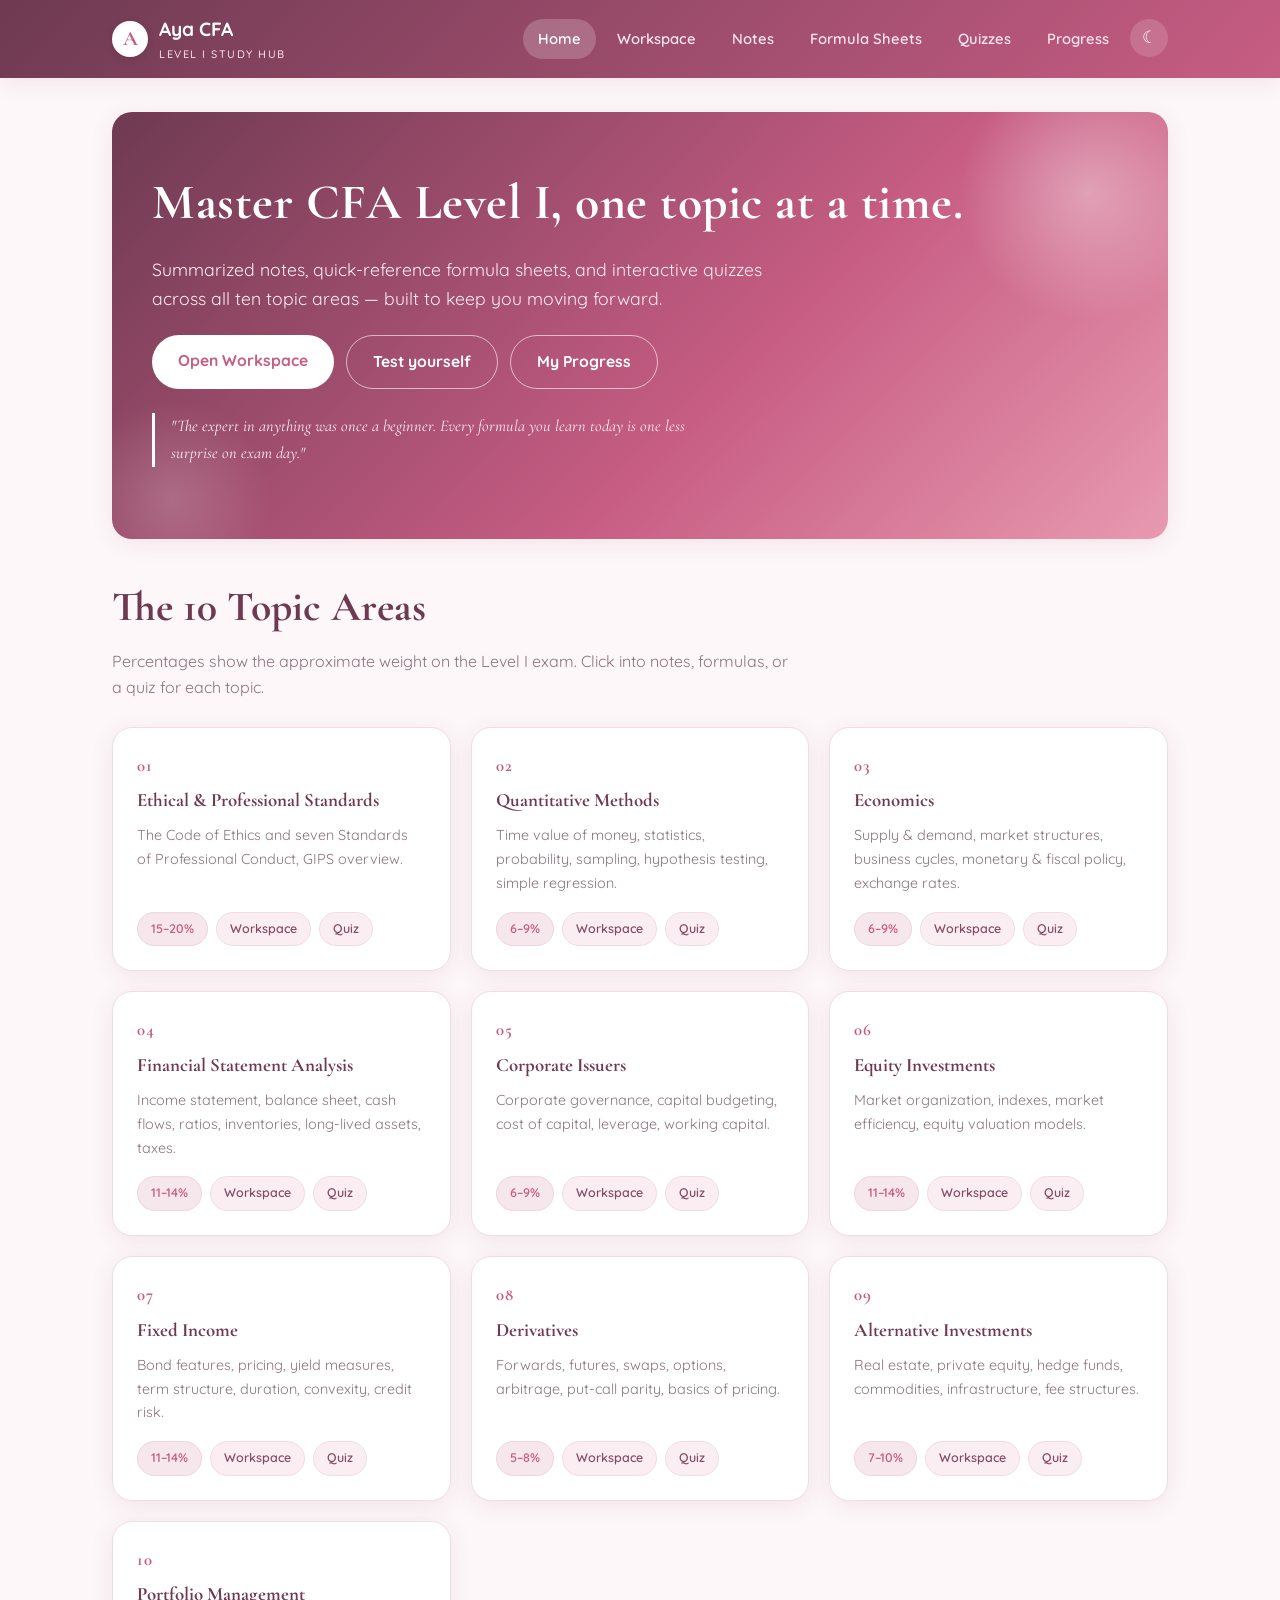
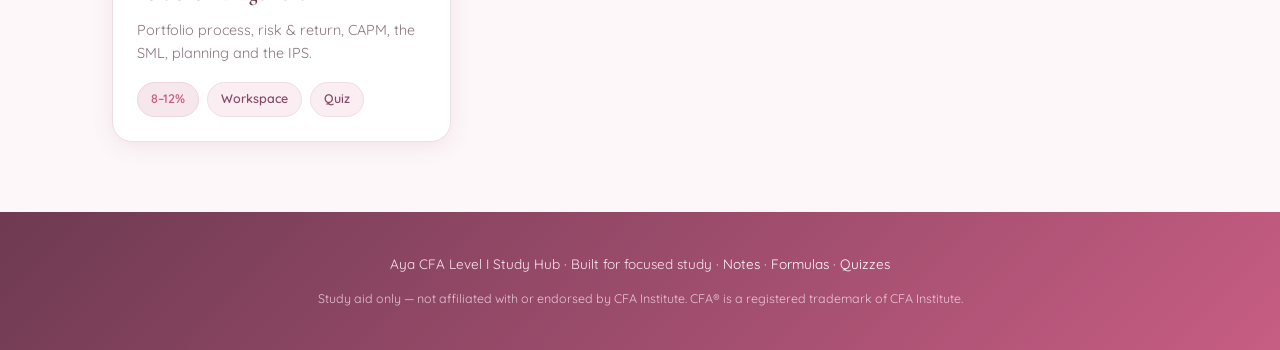
<file: index.html>
<!DOCTYPE html>
<html lang="en">
<head>
<meta charset="UTF-8">
<meta name="viewport" content="width=device-width, initial-scale=1.0">
<title>Aya CFA — Level I Study Hub</title>
<meta name="description" content="Summarized notes, formula sheets, and quizzes for CFA Level I.">
<link rel="preconnect" href="https://fonts.googleapis.com">
<link rel="preconnect" href="https://fonts.gstatic.com" crossorigin>
<link href="https://fonts.googleapis.com/css2?family=Cormorant+Garamond:ital,wght@0,500;0,600;0,700;1,500&family=Quicksand:wght@400;500;600;700&display=swap" rel="stylesheet">
<link rel="stylesheet" href="assets/css/style.css">
</head>
<body>
<header class="site-header">
  <nav class="nav">
    <a class="brand" href="index.html">
      <span class="logo">A</span>
      <span>Aya CFA<small>LEVEL I STUDY HUB</small></span>
    </a>
    <button class="nav-toggle" onclick="toggleNav()">&#9776;</button>
    <div class="nav-links" id="navLinks">
      <a href="index.html">Home</a>
      <a href="workspace.html">Workspace</a>
      <a href="notes.html">Notes</a>
      <a href="formulas.html">Formula Sheets</a>
      <a href="quizzes.html">Quizzes</a>
      <a href="dashboard.html">Progress</a>
    </div>
  </nav>
</header>

<div class="wrap">
  <section class="hero">
    <h1>Master CFA Level I, one topic at a time.</h1>
    <p>Summarized notes, quick-reference formula sheets, and interactive quizzes across all ten topic areas — built to keep you moving forward.</p>
    <div class="hero-actions">
      <a class="btn" href="workspace.html">Open Workspace</a>
      <a class="btn ghost" href="quizzes.html">Test yourself</a>
      <a class="btn ghost" href="dashboard.html">My Progress</a>
    </div>
    <p class="quote" style="margin-top:24px">"The expert in anything was once a beginner. Every formula you learn today is one less surprise on exam day."</p>
  </section>

  <div class="page-head">
    <h1>The 10 Topic Areas</h1>
    <p>Percentages show the approximate weight on the Level I exam. Click into notes, formulas, or a quiz for each topic.</p>
  </div>

  <div class="grid" id="topicGrid"></div>
</div>

<footer class="site-footer">
  <p>Aya CFA Level I Study Hub · Built for focused study · <a href="notes.html">Notes</a> · <a href="formulas.html">Formulas</a> · <a href="quizzes.html">Quizzes</a></p>
  <p style="margin-top:8px;font-size:.78rem;opacity:.8">Study aid only — not affiliated with or endorsed by CFA Institute. CFA® is a registered trademark of CFA Institute.</p>
</footer>

<script src="assets/js/app.js"></script>
<script src="assets/js/topics.js"></script>
<script>
// Render topic cards from shared data
(function(){
  var grid=document.getElementById('topicGrid');
  TOPICS.forEach(function(t){
    var c=document.createElement('div');c.className='card';
    c.innerHTML='<span class="num">'+t.num+'</span>'+
      '<h3>'+t.name+'</h3>'+
      '<p>'+t.blurb+'</p>'+
      '<div class="links">'+
        '<a class="pill weight">'+t.weight+'</a>'+
        '<a class="pill" href="workspace.html?t='+t.id+'">Workspace</a>'+
        '<a class="pill" href="quiz.html?t='+t.id+'">Quiz</a>'+
      '</div>';
    grid.appendChild(c);
  });
})();
</script>
</body>
</html>
</file>
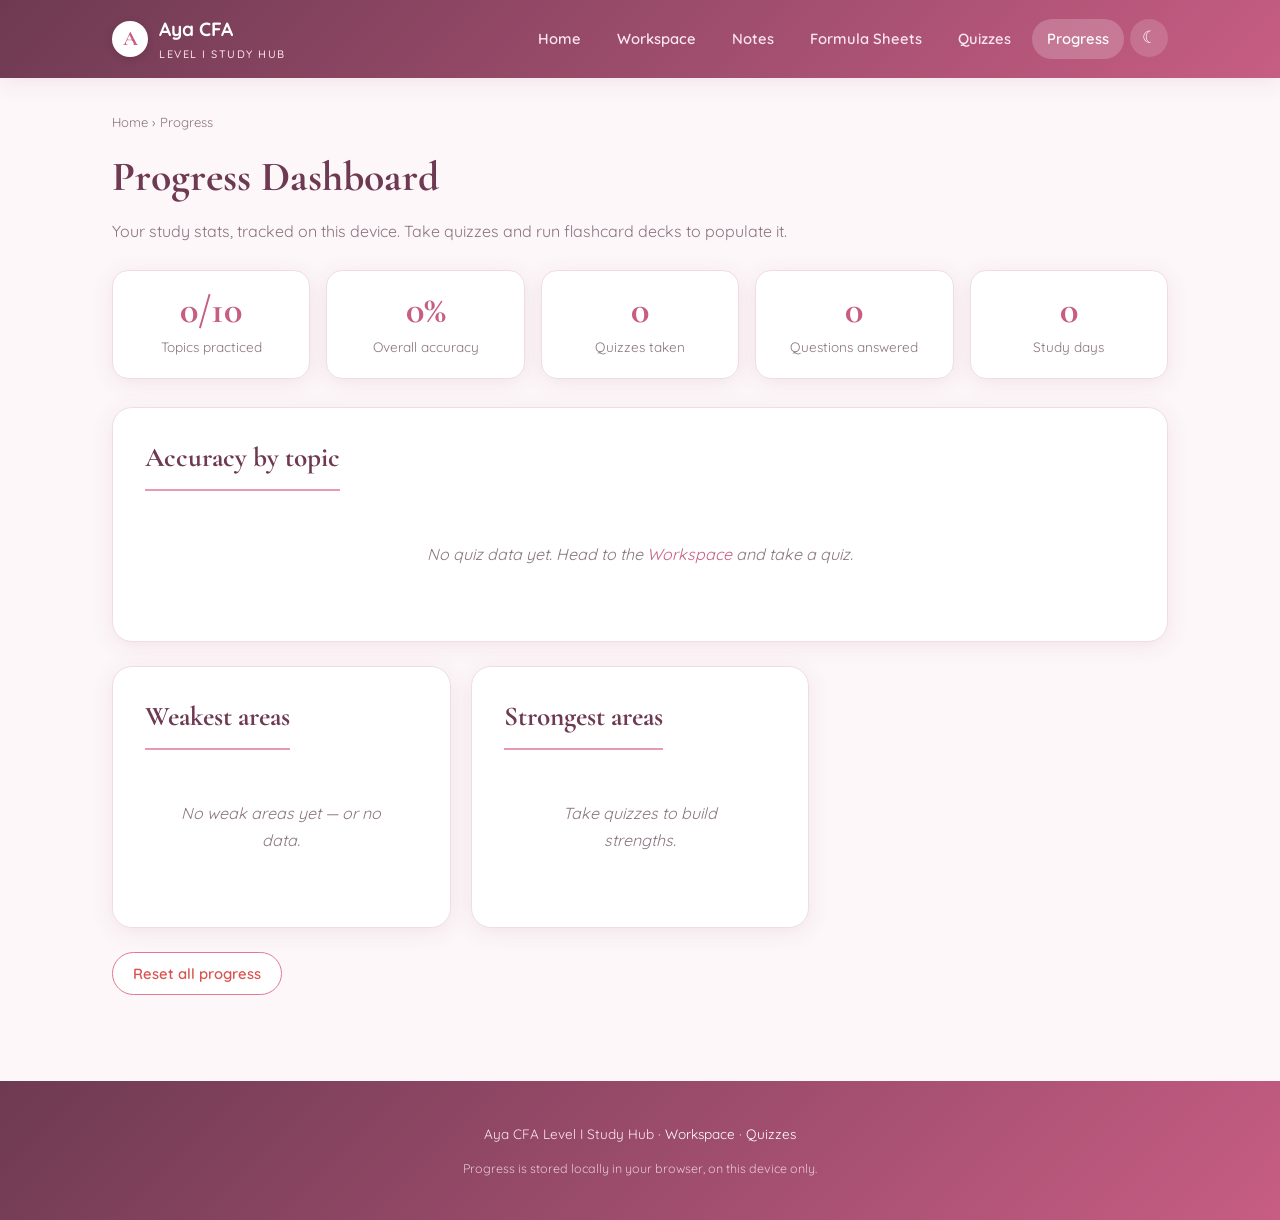
<file: dashboard.html>
<!DOCTYPE html>
<html lang="en">
<head>
<meta charset="UTF-8">
<meta name="viewport" content="width=device-width, initial-scale=1.0">
<title>Progress Dashboard — Aya CFA Level I</title>
<link rel="preconnect" href="https://fonts.googleapis.com">
<link rel="preconnect" href="https://fonts.gstatic.com" crossorigin>
<link href="https://fonts.googleapis.com/css2?family=Cormorant+Garamond:ital,wght@0,500;0,600;0,700;1,500&family=Quicksand:wght@400;500;600;700&display=swap" rel="stylesheet">
<link rel="stylesheet" href="assets/css/style.css">
</head>
<body>
<header class="site-header">
  <nav class="nav">
    <a class="brand" href="index.html"><span class="logo">A</span>
      <span>Aya CFA<small>LEVEL I STUDY HUB</small></span></a>
    <button class="nav-toggle" onclick="toggleNav()">&#9776;</button>
    <div class="nav-links" id="navLinks">
      <a href="index.html">Home</a>
      <a href="workspace.html">Workspace</a>
      <a href="notes.html">Notes</a>
      <a href="formulas.html">Formula Sheets</a>
      <a href="quizzes.html">Quizzes</a>
      <a href="dashboard.html">Progress</a>
    </div>
  </nav>
</header>

<div class="wrap">
  <div class="crumb"><a href="index.html">Home</a> &rsaquo; Progress</div>
  <div class="page-head">
    <h1>Progress Dashboard</h1>
    <p>Your study stats, tracked on this device. Take quizzes and run flashcard decks to populate it.</p>
  </div>

  <div class="kpi-grid" id="kpis"></div>

  <div class="section">
    <h2>Accuracy by topic</h2>
    <div id="bars" style="margin-top:16px"></div>
  </div>

  <div class="grid" style="margin-top:4px">
    <div class="section" style="margin:0">
      <h2>Weakest areas</h2>
      <div id="weak" style="margin-top:14px"></div>
    </div>
    <div class="section" style="margin:0">
      <h2>Strongest areas</h2>
      <div id="strong" style="margin-top:14px"></div>
    </div>
  </div>

  <p style="margin-top:24px">
    <button class="fc-btn dunno" id="resetBtn">Reset all progress</button>
  </p>
</div>

<footer class="site-footer">
  <p>Aya CFA Level I Study Hub · <a href="workspace.html">Workspace</a> · <a href="quizzes.html">Quizzes</a></p>
  <p style="margin-top:8px;font-size:.78rem;opacity:.8">Progress is stored locally in your browser, on this device only.</p>
</footer>

<script src="assets/js/app.js"></script>
<script src="assets/js/topics.js"></script>
<script>
(function(){
  var p=cfaLoadProgress();
  var topics=TOPICS;
  var rows=[]; // {name,acc,attempts}
  var totalCorrect=0,totalAns=0,attempts=0,readingsTouched=0;
  topics.forEach(function(t){
    var d=p.topics&&p.topics[t.id];
    if(d&&d.total){
      var acc=Math.round(d.correct/d.total*100);
      rows.push({id:t.id,name:t.name,acc:acc,attempts:d.attempts});
      totalCorrect+=d.correct;totalAns+=d.total;attempts+=d.attempts;readingsTouched++;
    }
  });
  var overall=totalAns?Math.round(totalCorrect/totalAns*100):0;
  var streak=(p.days||[]).length;

  // KPIs
  function kpi(big,lbl){return '<div class="kpi"><div class="big">'+big+'</div><div class="lbl">'+lbl+'</div></div>';}
  document.getElementById('kpis').innerHTML=
    kpi(readingsTouched+'/'+topics.length,'Topics practiced')+
    kpi(overall+'%','Overall accuracy')+
    kpi(attempts,'Quizzes taken')+
    kpi(totalAns,'Questions answered')+
    kpi(streak,'Study days');

  // bars
  var bars=document.getElementById('bars');
  if(!rows.length){ bars.innerHTML='<p class="empty-note">No quiz data yet. Head to the <a href="workspace.html">Workspace</a> and take a quiz.</p>'; }
  else{
    var sorted=rows.slice().sort(function(a,b){return b.acc-a.acc;});
    bars.innerHTML=sorted.map(function(r){
      var cls=r.acc>=70?'strong':(r.acc<55?'weak':'');
      return '<div class="bar-row"><span class="name">'+r.name+'</span>'+
        '<div class="bar-track"><div class="bar-fill '+cls+'" style="width:'+r.acc+'%"></div></div>'+
        '<span class="pct">'+r.acc+'%</span></div>';
    }).join('');
  }

  // weak / strong
  function list(el,arr,empty){
    var e=document.getElementById(el);
    if(!arr.length){e.innerHTML='<p class="empty-note">'+empty+'</p>';return;}
    e.innerHTML=arr.map(function(r){
      return '<div class="bar-row"><span class="name"><a href="workspace.html?t='+r.id+'">'+r.name+'</a></span>'+
        '<span class="pct" style="flex:1;text-align:left;color:'+(r.acc<55?'#d9534f':'#3a9b7e')+'">'+r.acc+'%</span></div>';
    }).join('');
  }
  var weak=rows.filter(function(r){return r.acc<70;}).sort(function(a,b){return a.acc-b.acc;}).slice(0,5);
  var strong=rows.filter(function(r){return r.acc>=70;}).sort(function(a,b){return b.acc-a.acc;}).slice(0,5);
  list('weak',weak,'No weak areas yet — or no data.');
  list('strong',strong,'Take quizzes to build strengths.');

  document.getElementById('resetBtn').onclick=function(){
    if(confirm('Reset all your saved progress on this device?')){
      try{localStorage.removeItem('cfa-progress');}catch(e){}
      location.reload();
    }
  };
})();
</script>
</body>
</html>
</file>
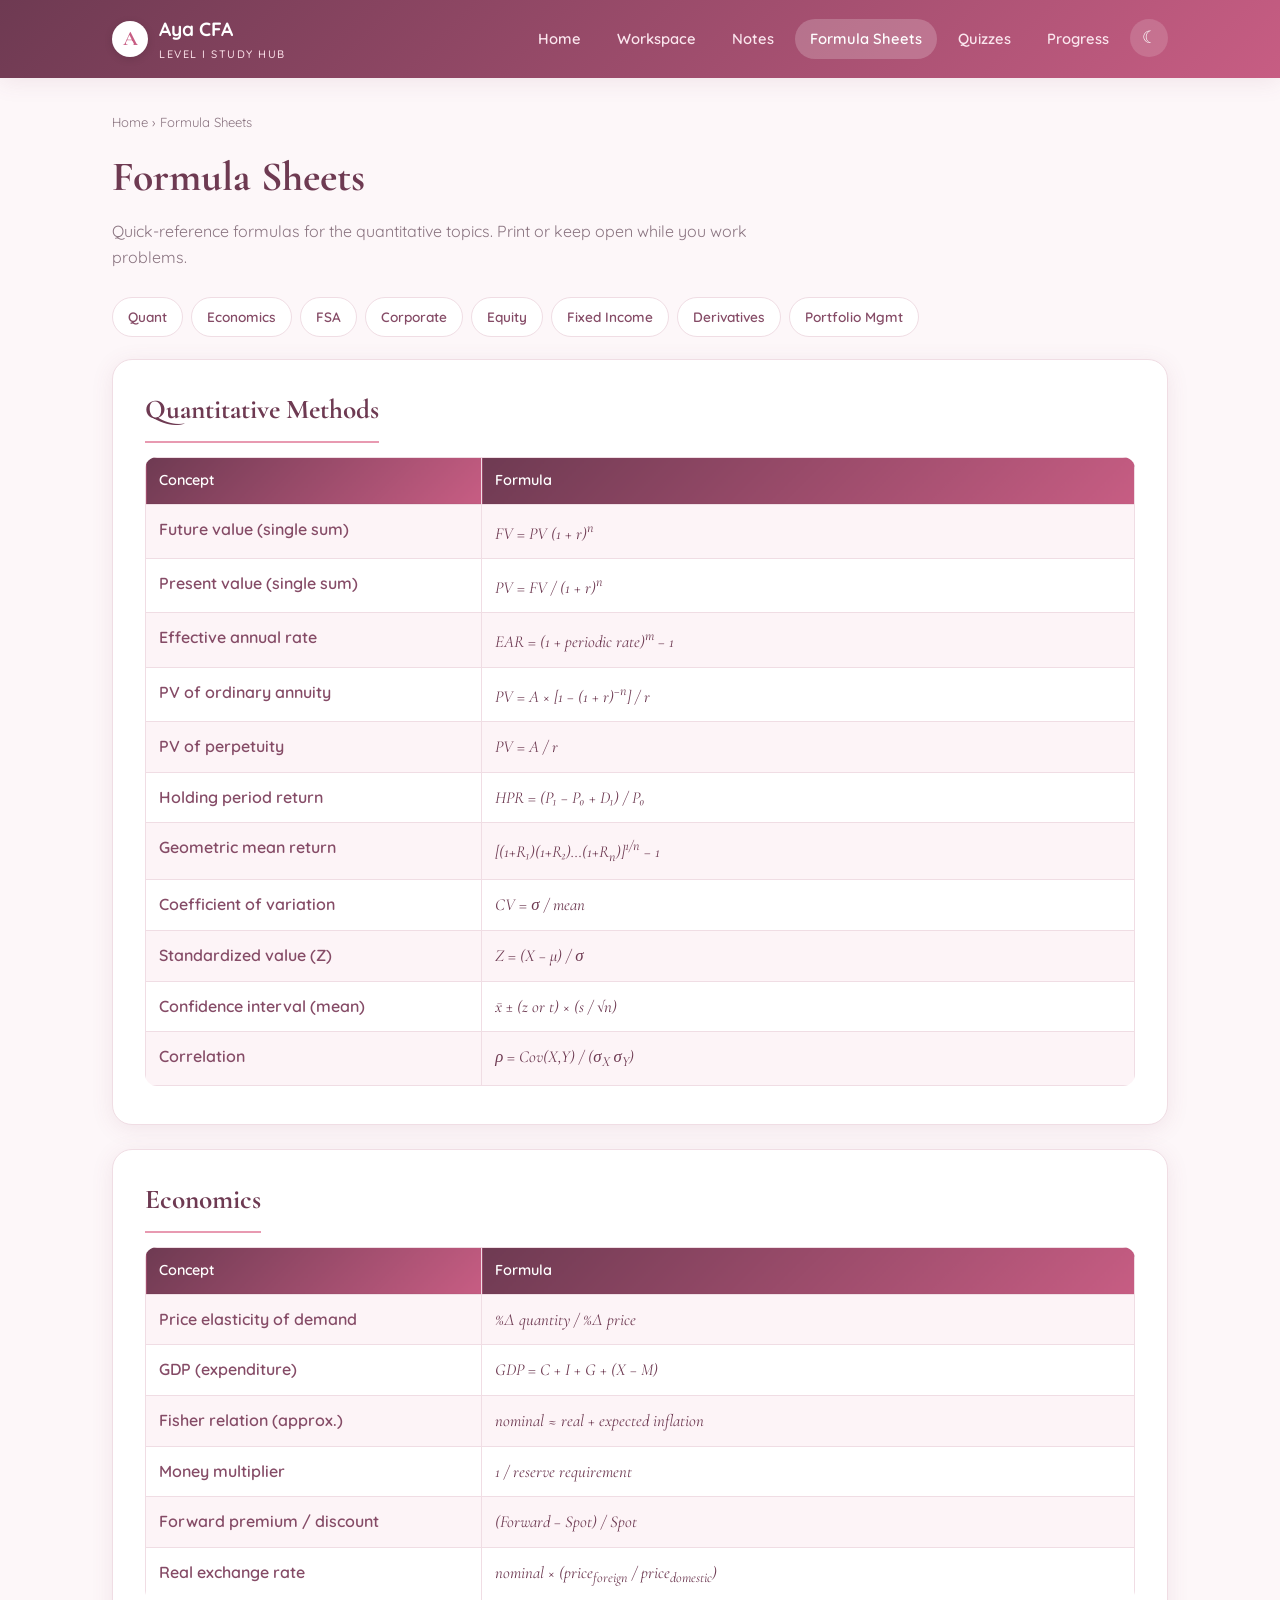
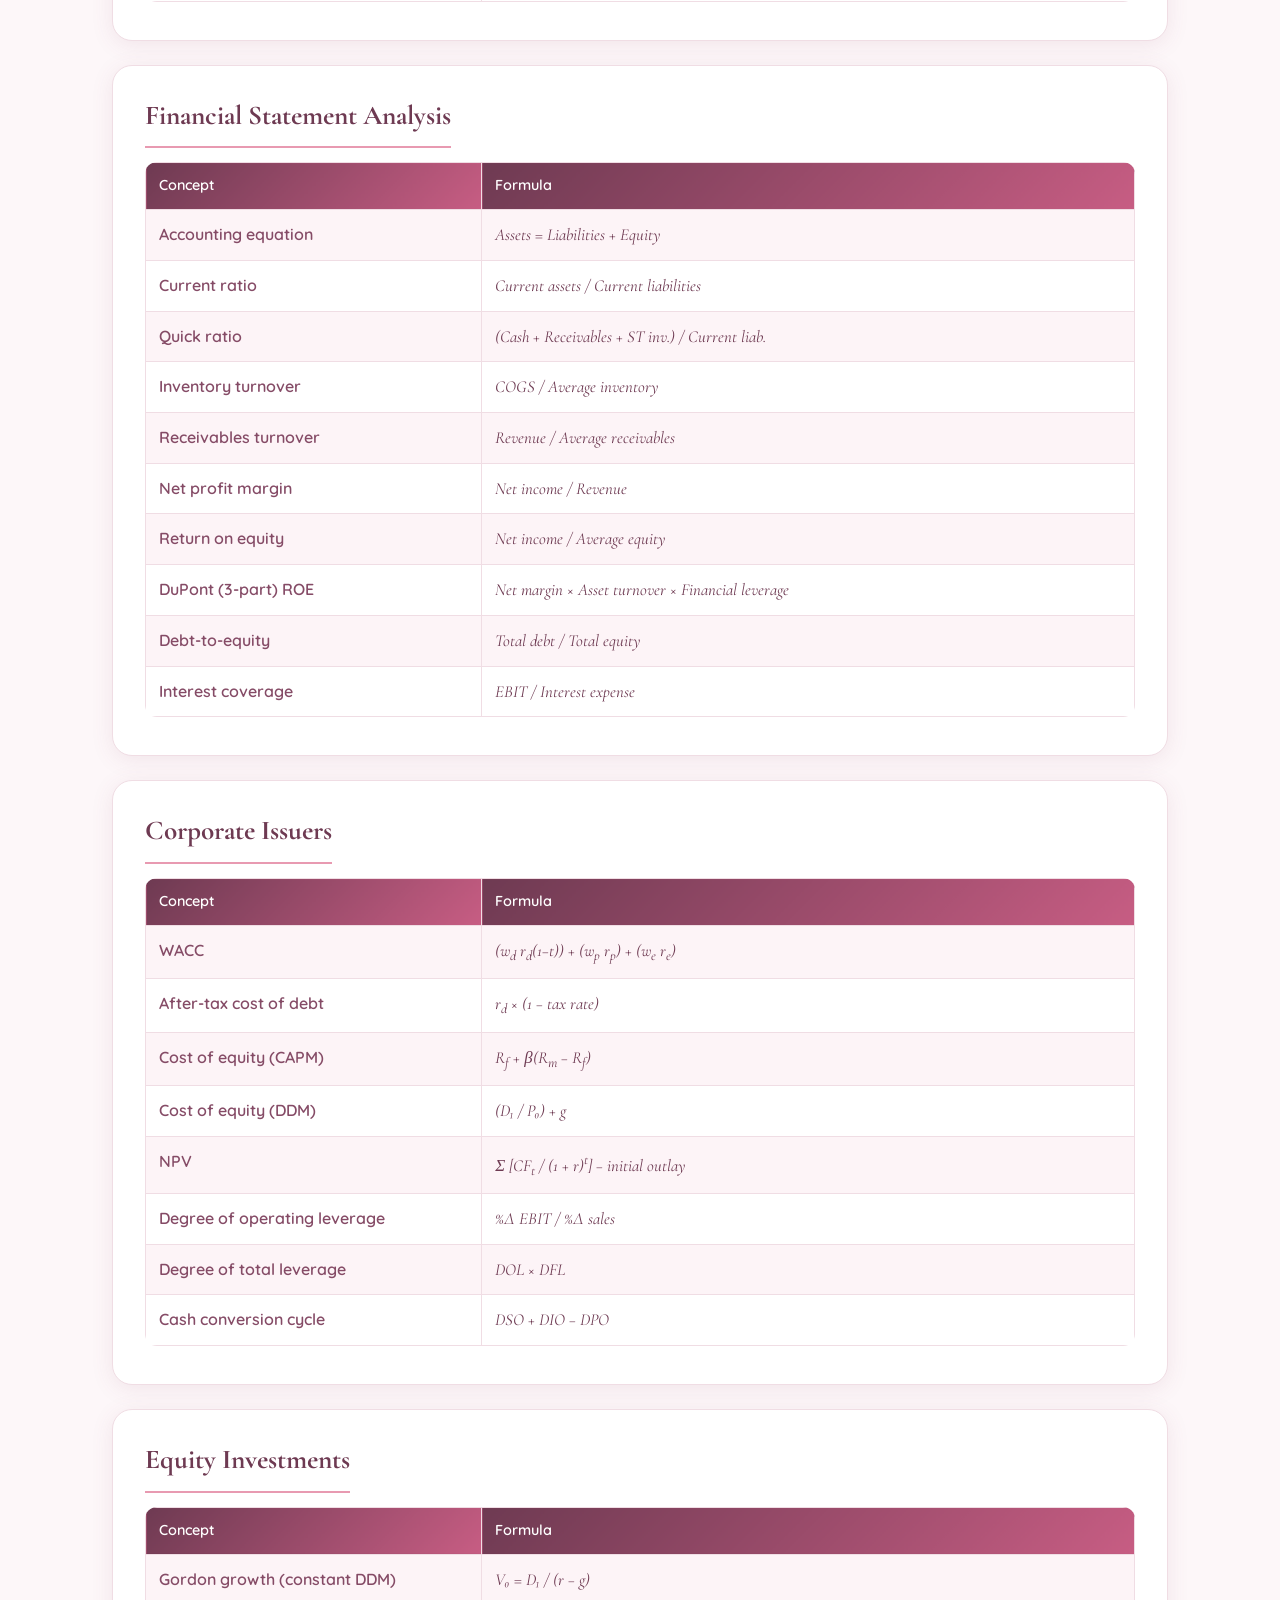
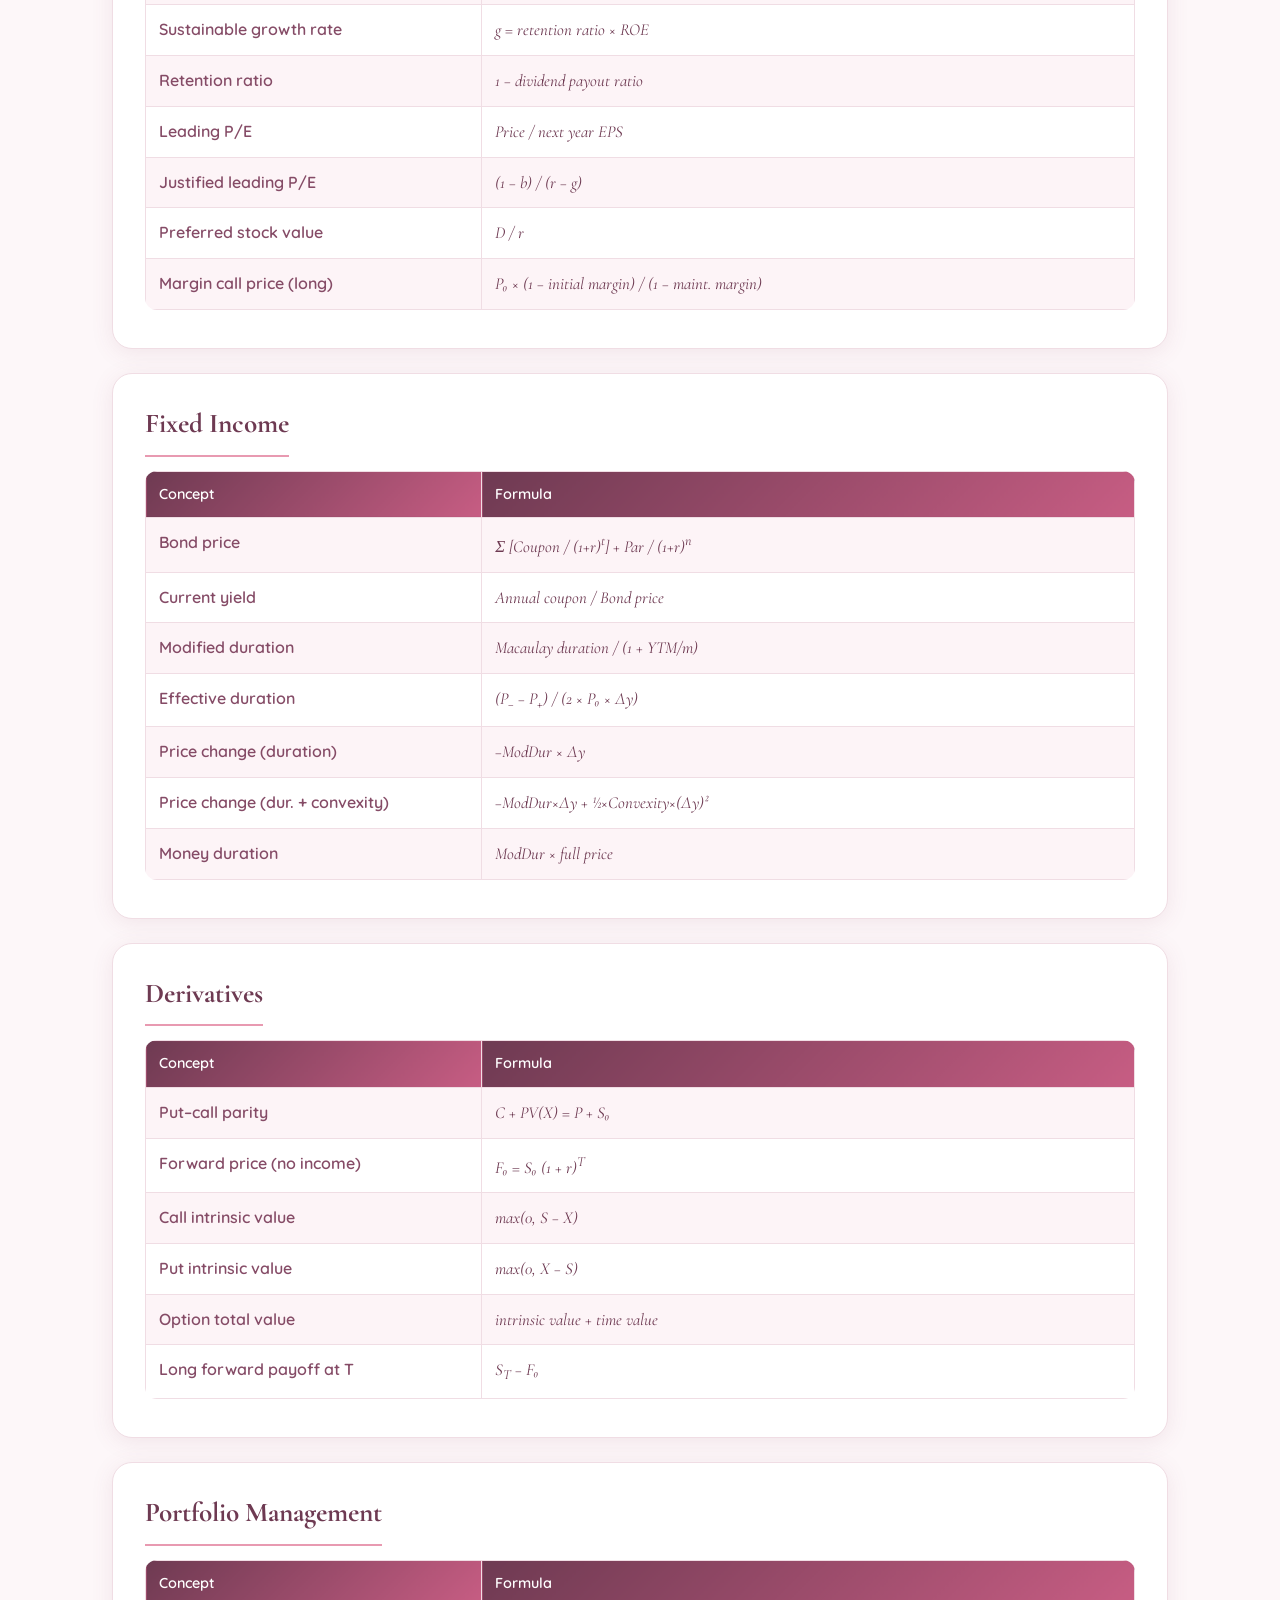
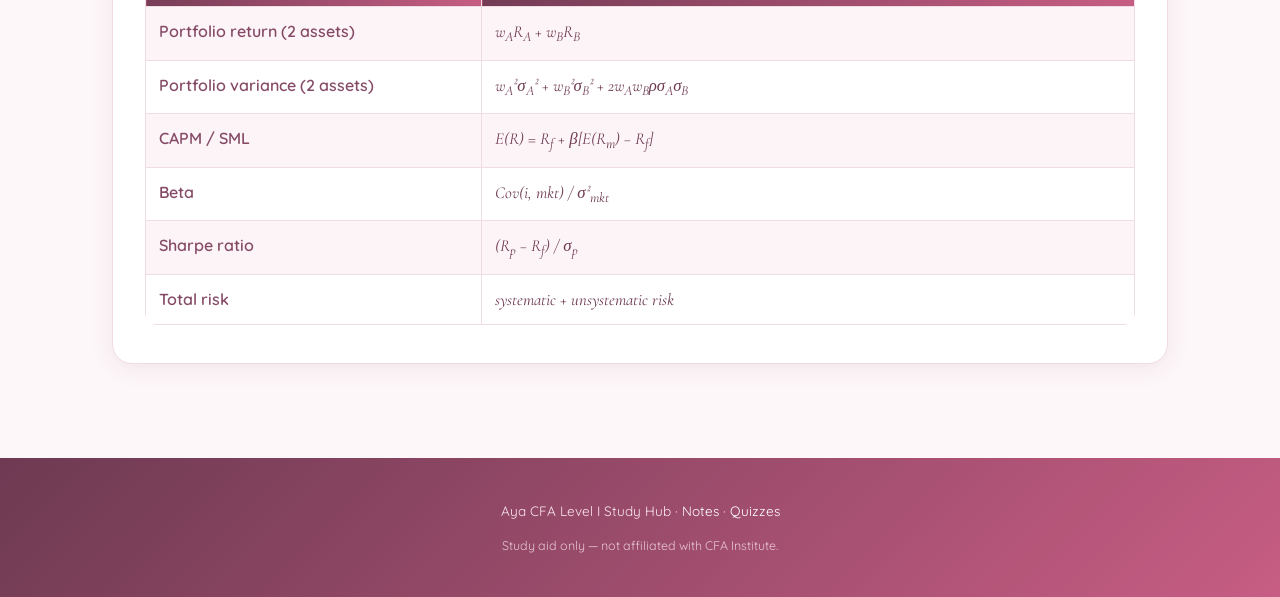
<file: formulas.html>
<!DOCTYPE html>
<html lang="en">
<head>
<meta charset="UTF-8">
<meta name="viewport" content="width=device-width, initial-scale=1.0">
<title>Formula Sheets — Aya CFA Level I</title>
<link rel="preconnect" href="https://fonts.googleapis.com">
<link rel="preconnect" href="https://fonts.gstatic.com" crossorigin>
<link href="https://fonts.googleapis.com/css2?family=Cormorant+Garamond:ital,wght@0,500;0,600;0,700;1,500&family=Quicksand:wght@400;500;600;700&display=swap" rel="stylesheet">
<link rel="stylesheet" href="assets/css/style.css">
</head>
<body>
<header class="site-header">
  <nav class="nav">
    <a class="brand" href="index.html"><span class="logo">A</span>
      <span>Aya CFA<small>LEVEL I STUDY HUB</small></span></a>
    <button class="nav-toggle" onclick="toggleNav()">&#9776;</button>
    <div class="nav-links" id="navLinks">
      <a href="index.html">Home</a>
      <a href="workspace.html">Workspace</a>
      <a href="notes.html">Notes</a>
      <a href="formulas.html">Formula Sheets</a>
      <a href="quizzes.html">Quizzes</a>
      <a href="dashboard.html">Progress</a>
    </div>
  </nav>
</header>

<div class="wrap">
  <div class="crumb"><a href="index.html">Home</a> &rsaquo; Formula Sheets</div>
  <div class="page-head">
    <h1>Formula Sheets</h1>
    <p>Quick-reference formulas for the quantitative topics. Print or keep open while you work problems.</p>
  </div>

  <div class="toc">
    <a href="#quant">Quant</a>
    <a href="#econ">Economics</a>
    <a href="#fsa">FSA</a>
    <a href="#corporate">Corporate</a>
    <a href="#equity">Equity</a>
    <a href="#fixed">Fixed Income</a>
    <a href="#deriv">Derivatives</a>
    <a href="#pm">Portfolio Mgmt</a>
  </div>

  <!-- QUANT -->
  <section class="section" id="quant">
    <h2>Quantitative Methods</h2>
    <table class="formulas">
      <tr><th>Concept</th><th>Formula</th></tr>
      <tr><td>Future value (single sum)</td><td class="fx">FV = PV (1 + r)<sup>n</sup></td></tr>
      <tr><td>Present value (single sum)</td><td class="fx">PV = FV / (1 + r)<sup>n</sup></td></tr>
      <tr><td>Effective annual rate</td><td class="fx">EAR = (1 + periodic rate)<sup>m</sup> − 1</td></tr>
      <tr><td>PV of ordinary annuity</td><td class="fx">PV = A × [1 − (1 + r)<sup>−n</sup>] / r</td></tr>
      <tr><td>PV of perpetuity</td><td class="fx">PV = A / r</td></tr>
      <tr><td>Holding period return</td><td class="fx">HPR = (P₁ − P₀ + D₁) / P₀</td></tr>
      <tr><td>Geometric mean return</td><td class="fx">[(1+R₁)(1+R₂)…(1+R<sub>n</sub>)]<sup>1/n</sup> − 1</td></tr>
      <tr><td>Coefficient of variation</td><td class="fx">CV = σ / mean</td></tr>
      <tr><td>Standardized value (Z)</td><td class="fx">Z = (X − μ) / σ</td></tr>
      <tr><td>Confidence interval (mean)</td><td class="fx">x̄ ± (z or t) × (s / √n)</td></tr>
      <tr><td>Correlation</td><td class="fx">ρ = Cov(X,Y) / (σ<sub>X</sub> σ<sub>Y</sub>)</td></tr>
    </table>
  </section>

  <!-- ECON -->
  <section class="section" id="econ">
    <h2>Economics</h2>
    <table class="formulas">
      <tr><th>Concept</th><th>Formula</th></tr>
      <tr><td>Price elasticity of demand</td><td class="fx">%Δ quantity / %Δ price</td></tr>
      <tr><td>GDP (expenditure)</td><td class="fx">GDP = C + I + G + (X − M)</td></tr>
      <tr><td>Fisher relation (approx.)</td><td class="fx">nominal ≈ real + expected inflation</td></tr>
      <tr><td>Money multiplier</td><td class="fx">1 / reserve requirement</td></tr>
      <tr><td>Forward premium / discount</td><td class="fx">(Forward − Spot) / Spot</td></tr>
      <tr><td>Real exchange rate</td><td class="fx">nominal × (price<sub>foreign</sub> / price<sub>domestic</sub>)</td></tr>
    </table>
  </section>

  <!-- FSA -->
  <section class="section" id="fsa">
    <h2>Financial Statement Analysis</h2>
    <table class="formulas">
      <tr><th>Concept</th><th>Formula</th></tr>
      <tr><td>Accounting equation</td><td class="fx">Assets = Liabilities + Equity</td></tr>
      <tr><td>Current ratio</td><td class="fx">Current assets / Current liabilities</td></tr>
      <tr><td>Quick ratio</td><td class="fx">(Cash + Receivables + ST inv.) / Current liab.</td></tr>
      <tr><td>Inventory turnover</td><td class="fx">COGS / Average inventory</td></tr>
      <tr><td>Receivables turnover</td><td class="fx">Revenue / Average receivables</td></tr>
      <tr><td>Net profit margin</td><td class="fx">Net income / Revenue</td></tr>
      <tr><td>Return on equity</td><td class="fx">Net income / Average equity</td></tr>
      <tr><td>DuPont (3-part) ROE</td><td class="fx">Net margin × Asset turnover × Financial leverage</td></tr>
      <tr><td>Debt-to-equity</td><td class="fx">Total debt / Total equity</td></tr>
      <tr><td>Interest coverage</td><td class="fx">EBIT / Interest expense</td></tr>
    </table>
  </section>

  <!-- CORPORATE -->
  <section class="section" id="corporate">
    <h2>Corporate Issuers</h2>
    <table class="formulas">
      <tr><th>Concept</th><th>Formula</th></tr>
      <tr><td>WACC</td><td class="fx">(w<sub>d</sub> r<sub>d</sub>(1−t)) + (w<sub>p</sub> r<sub>p</sub>) + (w<sub>e</sub> r<sub>e</sub>)</td></tr>
      <tr><td>After-tax cost of debt</td><td class="fx">r<sub>d</sub> × (1 − tax rate)</td></tr>
      <tr><td>Cost of equity (CAPM)</td><td class="fx">R<sub>f</sub> + β(R<sub>m</sub> − R<sub>f</sub>)</td></tr>
      <tr><td>Cost of equity (DDM)</td><td class="fx">(D₁ / P₀) + g</td></tr>
      <tr><td>NPV</td><td class="fx">Σ [CF<sub>t</sub> / (1 + r)<sup>t</sup>] − initial outlay</td></tr>
      <tr><td>Degree of operating leverage</td><td class="fx">%Δ EBIT / %Δ sales</td></tr>
      <tr><td>Degree of total leverage</td><td class="fx">DOL × DFL</td></tr>
      <tr><td>Cash conversion cycle</td><td class="fx">DSO + DIO − DPO</td></tr>
    </table>
  </section>

  <!-- EQUITY -->
  <section class="section" id="equity">
    <h2>Equity Investments</h2>
    <table class="formulas">
      <tr><th>Concept</th><th>Formula</th></tr>
      <tr><td>Gordon growth (constant DDM)</td><td class="fx">V₀ = D₁ / (r − g)</td></tr>
      <tr><td>Sustainable growth rate</td><td class="fx">g = retention ratio × ROE</td></tr>
      <tr><td>Retention ratio</td><td class="fx">1 − dividend payout ratio</td></tr>
      <tr><td>Leading P/E</td><td class="fx">Price / next year EPS</td></tr>
      <tr><td>Justified leading P/E</td><td class="fx">(1 − b) / (r − g)</td></tr>
      <tr><td>Preferred stock value</td><td class="fx">D / r</td></tr>
      <tr><td>Margin call price (long)</td><td class="fx">P₀ × (1 − initial margin) / (1 − maint. margin)</td></tr>
    </table>
  </section>

  <!-- FIXED INCOME -->
  <section class="section" id="fixed">
    <h2>Fixed Income</h2>
    <table class="formulas">
      <tr><th>Concept</th><th>Formula</th></tr>
      <tr><td>Bond price</td><td class="fx">Σ [Coupon / (1+r)<sup>t</sup>] + Par / (1+r)<sup>n</sup></td></tr>
      <tr><td>Current yield</td><td class="fx">Annual coupon / Bond price</td></tr>
      <tr><td>Modified duration</td><td class="fx">Macaulay duration / (1 + YTM/m)</td></tr>
      <tr><td>Effective duration</td><td class="fx">(P<sub>−</sub> − P<sub>+</sub>) / (2 × P₀ × Δy)</td></tr>
      <tr><td>Price change (duration)</td><td class="fx">−ModDur × Δy</td></tr>
      <tr><td>Price change (dur. + convexity)</td><td class="fx">−ModDur×Δy + ½×Convexity×(Δy)²</td></tr>
      <tr><td>Money duration</td><td class="fx">ModDur × full price</td></tr>
    </table>
  </section>

  <!-- DERIVATIVES -->
  <section class="section" id="deriv">
    <h2>Derivatives</h2>
    <table class="formulas">
      <tr><th>Concept</th><th>Formula</th></tr>
      <tr><td>Put–call parity</td><td class="fx">C + PV(X) = P + S₀</td></tr>
      <tr><td>Forward price (no income)</td><td class="fx">F₀ = S₀ (1 + r)<sup>T</sup></td></tr>
      <tr><td>Call intrinsic value</td><td class="fx">max(0, S − X)</td></tr>
      <tr><td>Put intrinsic value</td><td class="fx">max(0, X − S)</td></tr>
      <tr><td>Option total value</td><td class="fx">intrinsic value + time value</td></tr>
      <tr><td>Long forward payoff at T</td><td class="fx">S<sub>T</sub> − F₀</td></tr>
    </table>
  </section>

  <!-- PM -->
  <section class="section" id="pm">
    <h2>Portfolio Management</h2>
    <table class="formulas">
      <tr><th>Concept</th><th>Formula</th></tr>
      <tr><td>Portfolio return (2 assets)</td><td class="fx">w<sub>A</sub>R<sub>A</sub> + w<sub>B</sub>R<sub>B</sub></td></tr>
      <tr><td>Portfolio variance (2 assets)</td><td class="fx">w<sub>A</sub>²σ<sub>A</sub>² + w<sub>B</sub>²σ<sub>B</sub>² + 2w<sub>A</sub>w<sub>B</sub>ρσ<sub>A</sub>σ<sub>B</sub></td></tr>
      <tr><td>CAPM / SML</td><td class="fx">E(R) = R<sub>f</sub> + β[E(R<sub>m</sub>) − R<sub>f</sub>]</td></tr>
      <tr><td>Beta</td><td class="fx">Cov(i, mkt) / σ²<sub>mkt</sub></td></tr>
      <tr><td>Sharpe ratio</td><td class="fx">(R<sub>p</sub> − R<sub>f</sub>) / σ<sub>p</sub></td></tr>
      <tr><td>Total risk</td><td class="fx">systematic + unsystematic risk</td></tr>
    </table>
  </section>

</div>

<footer class="site-footer">
  <p>Aya CFA Level I Study Hub · <a href="notes.html">Notes</a> · <a href="quizzes.html">Quizzes</a></p>
  <p style="margin-top:8px;font-size:.78rem;opacity:.8">Study aid only — not affiliated with CFA Institute.</p>
</footer>
<script src="assets/js/app.js"></script>
</body>
</html>
</file>
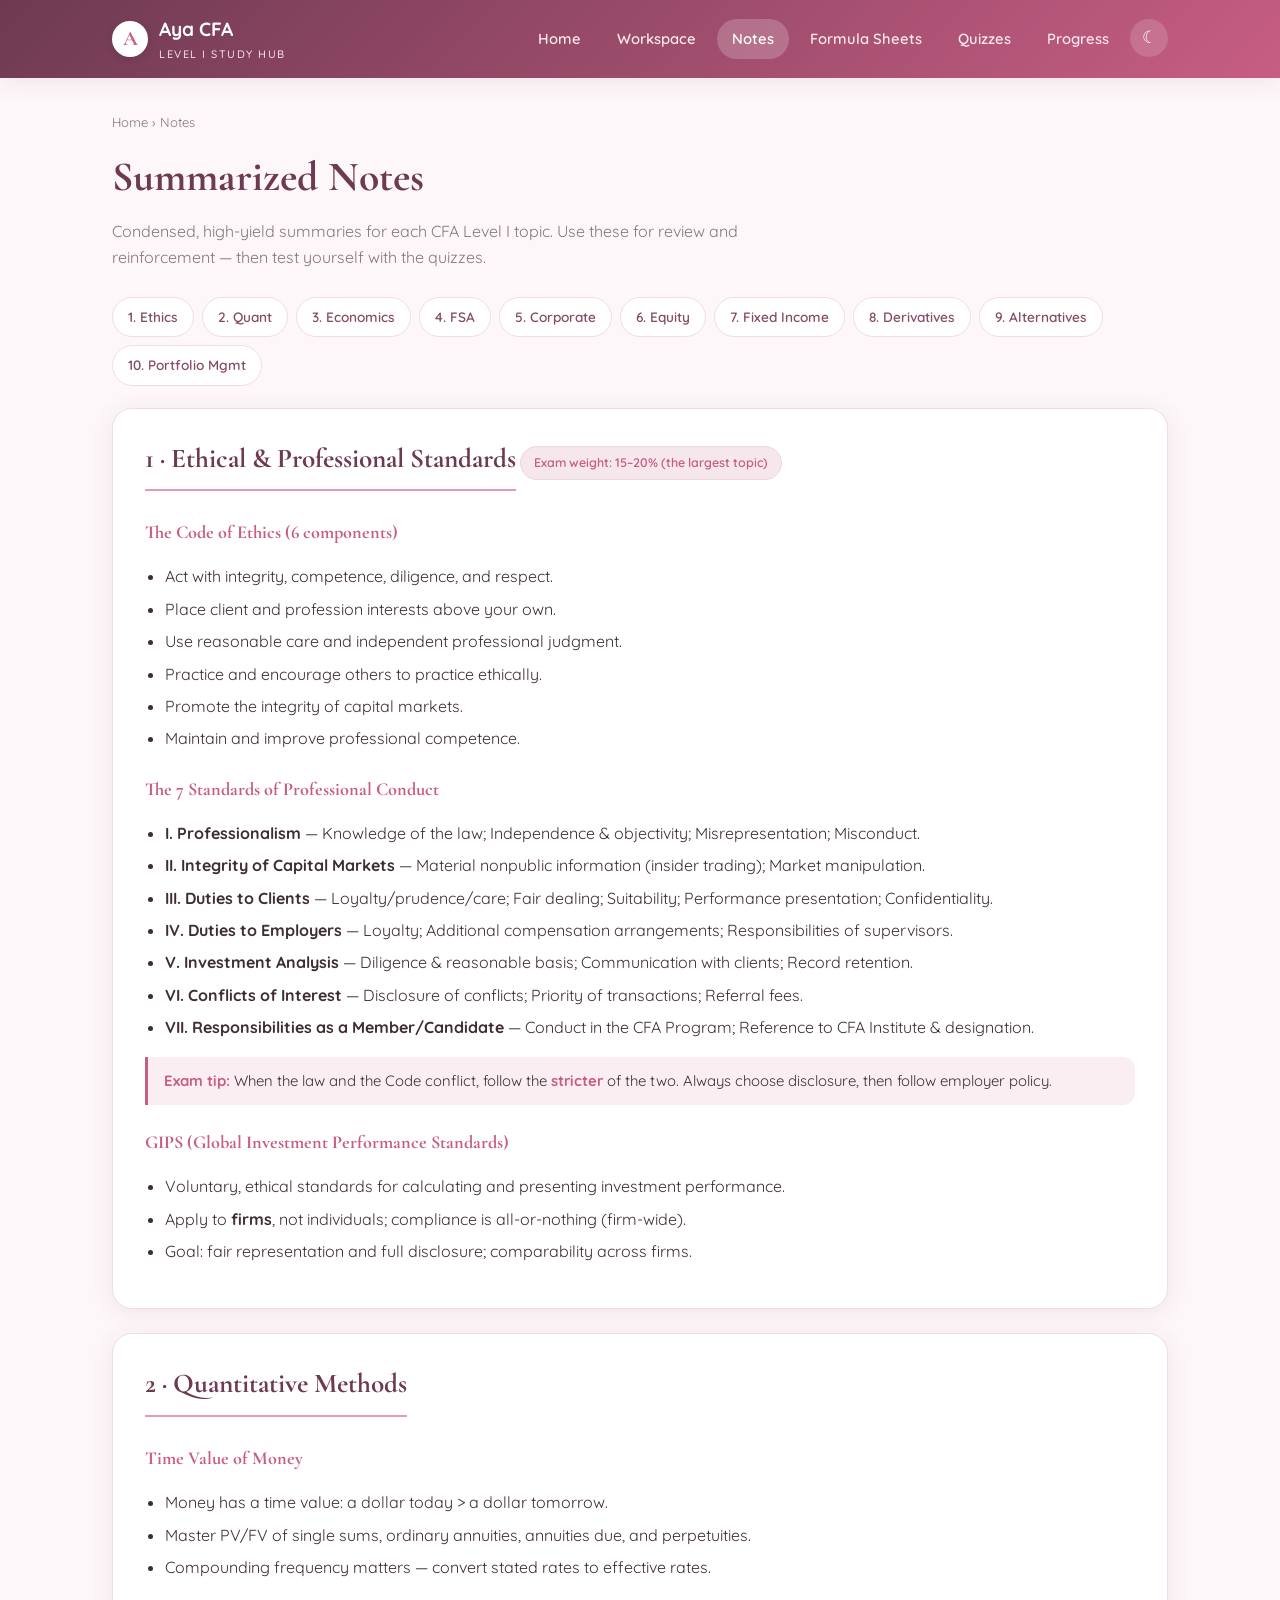
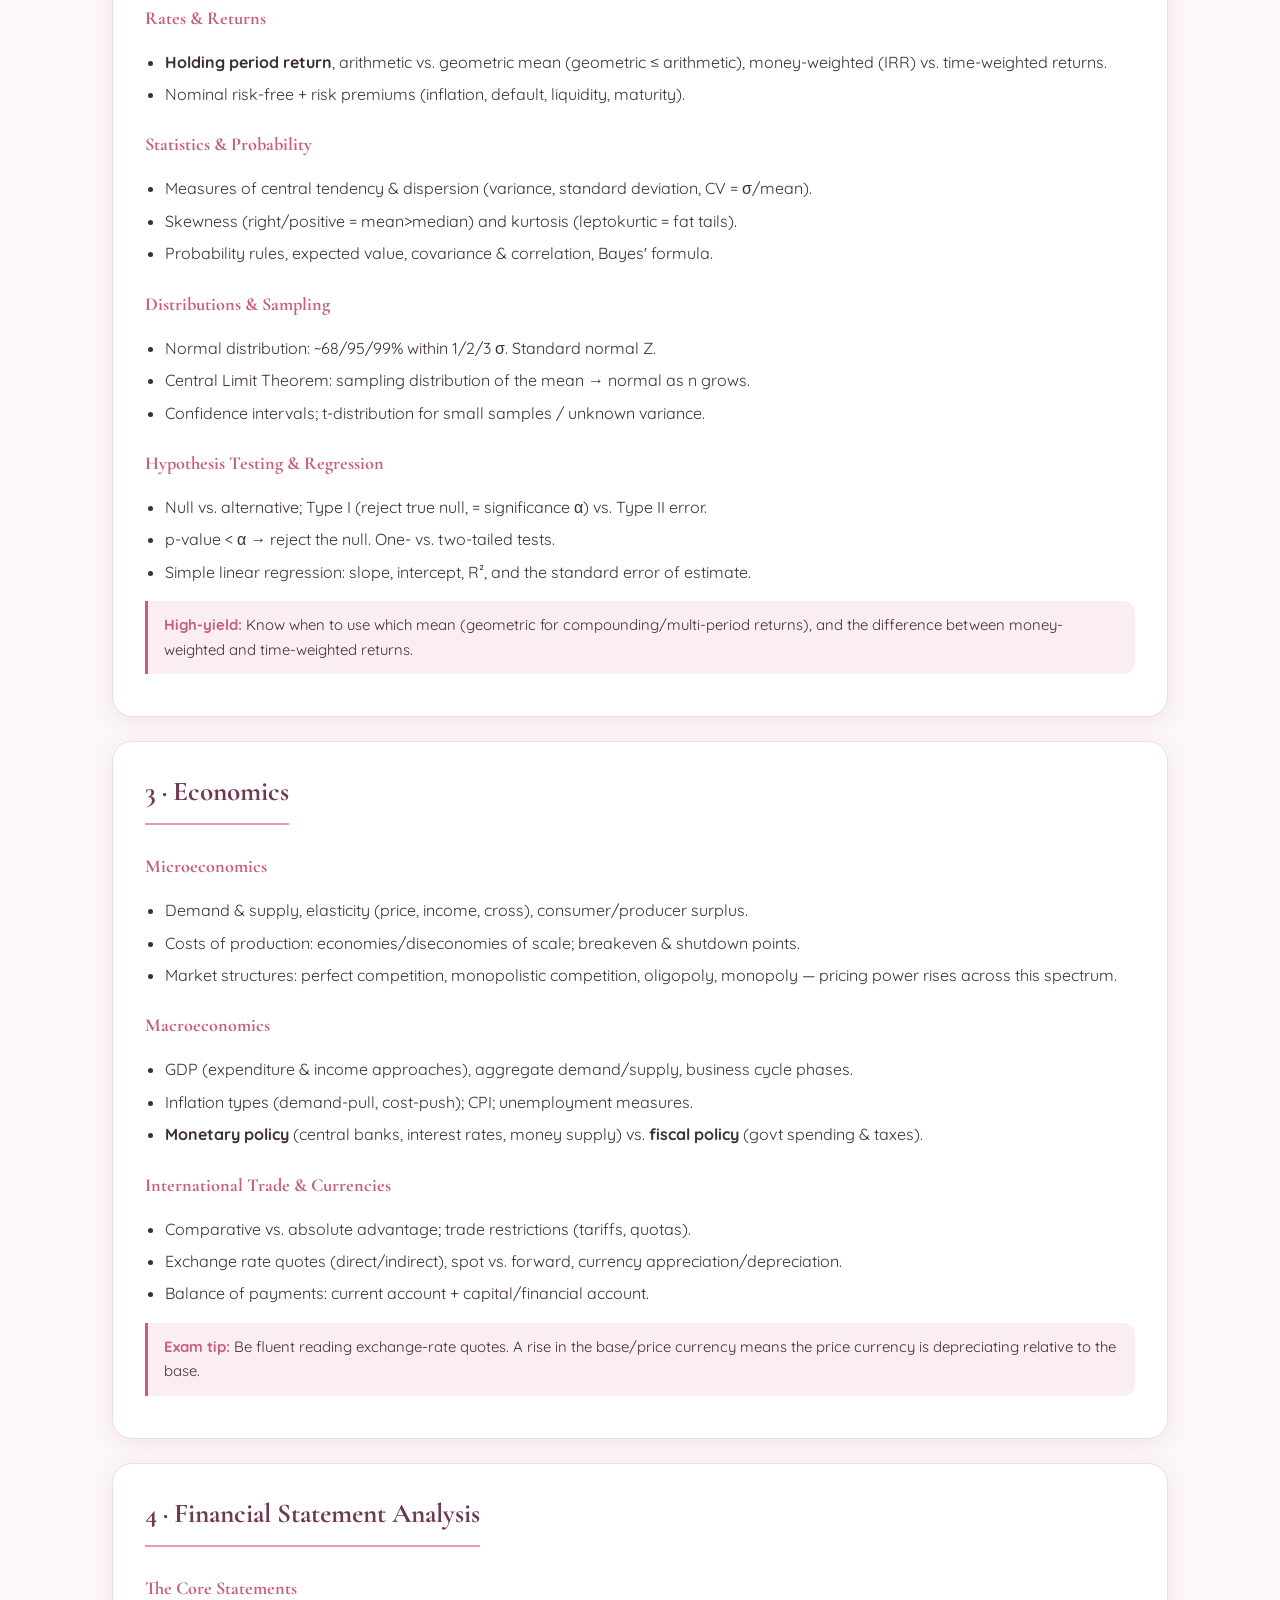
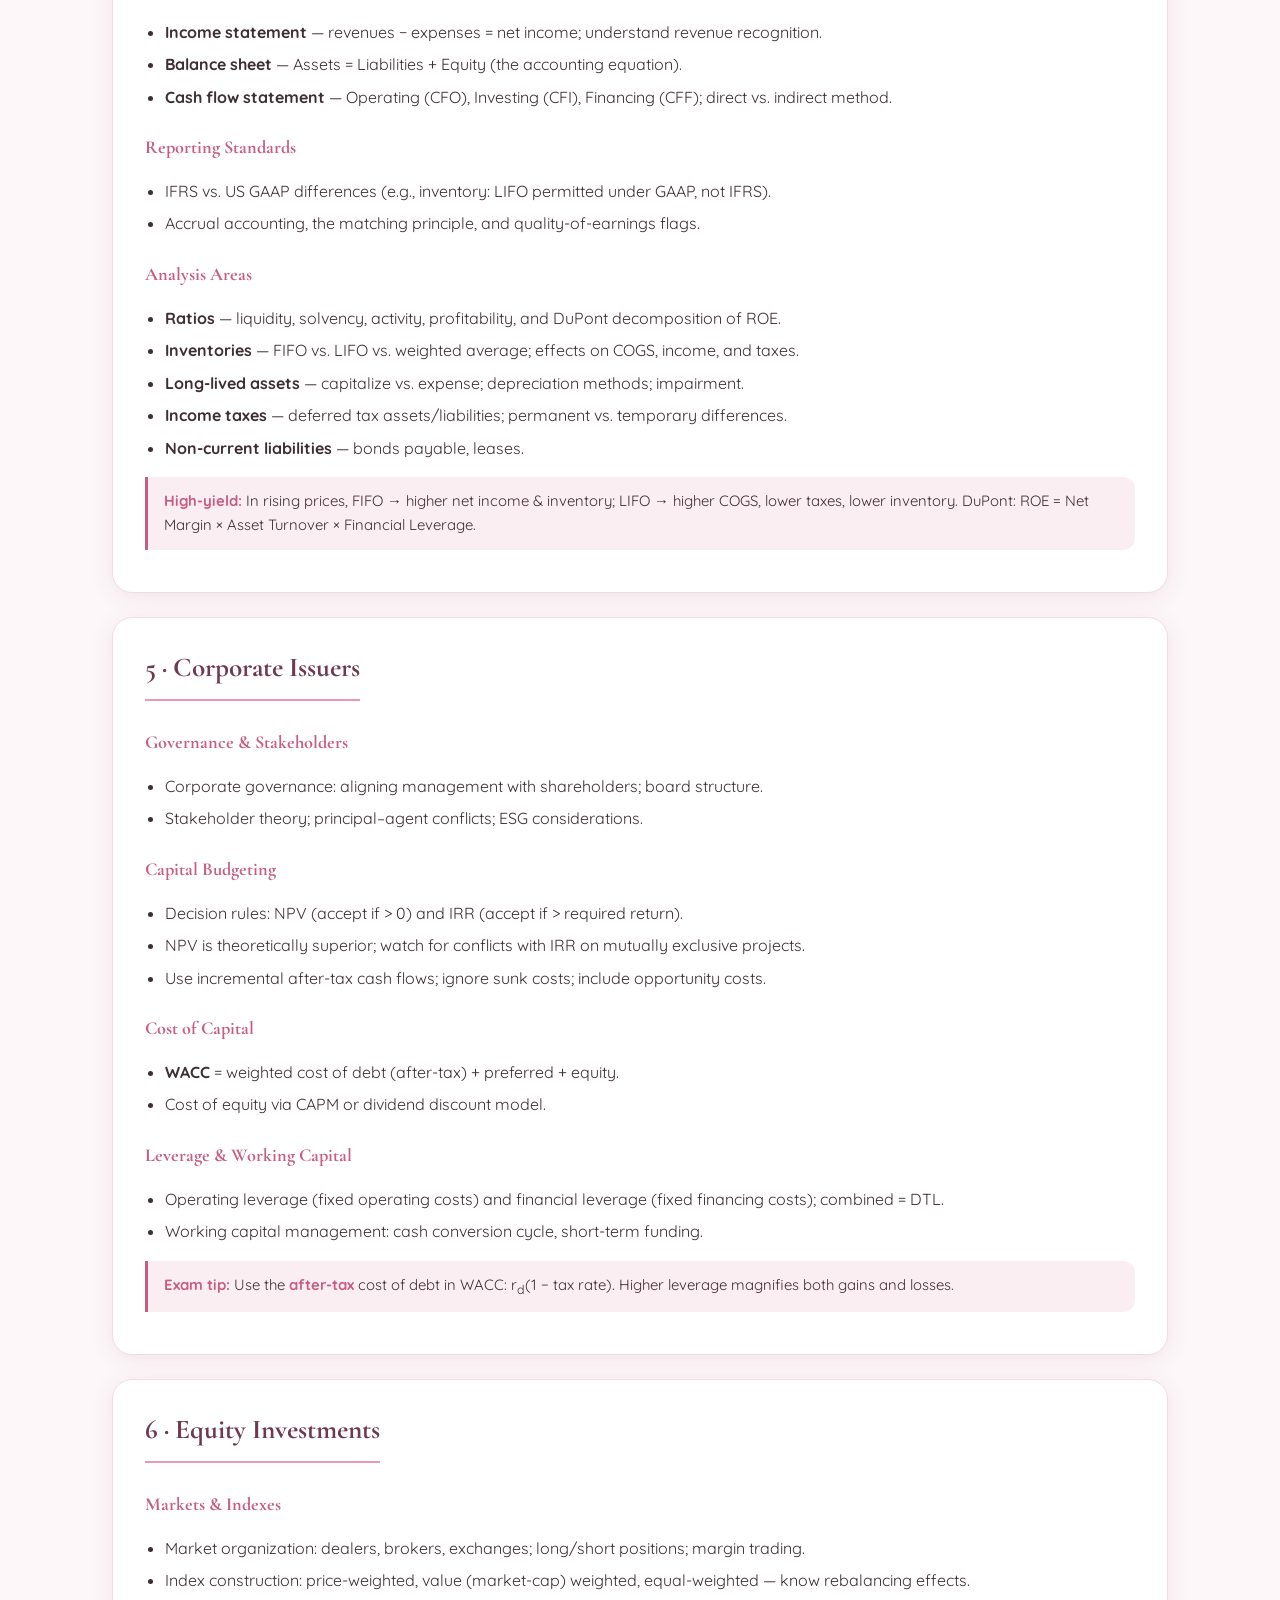
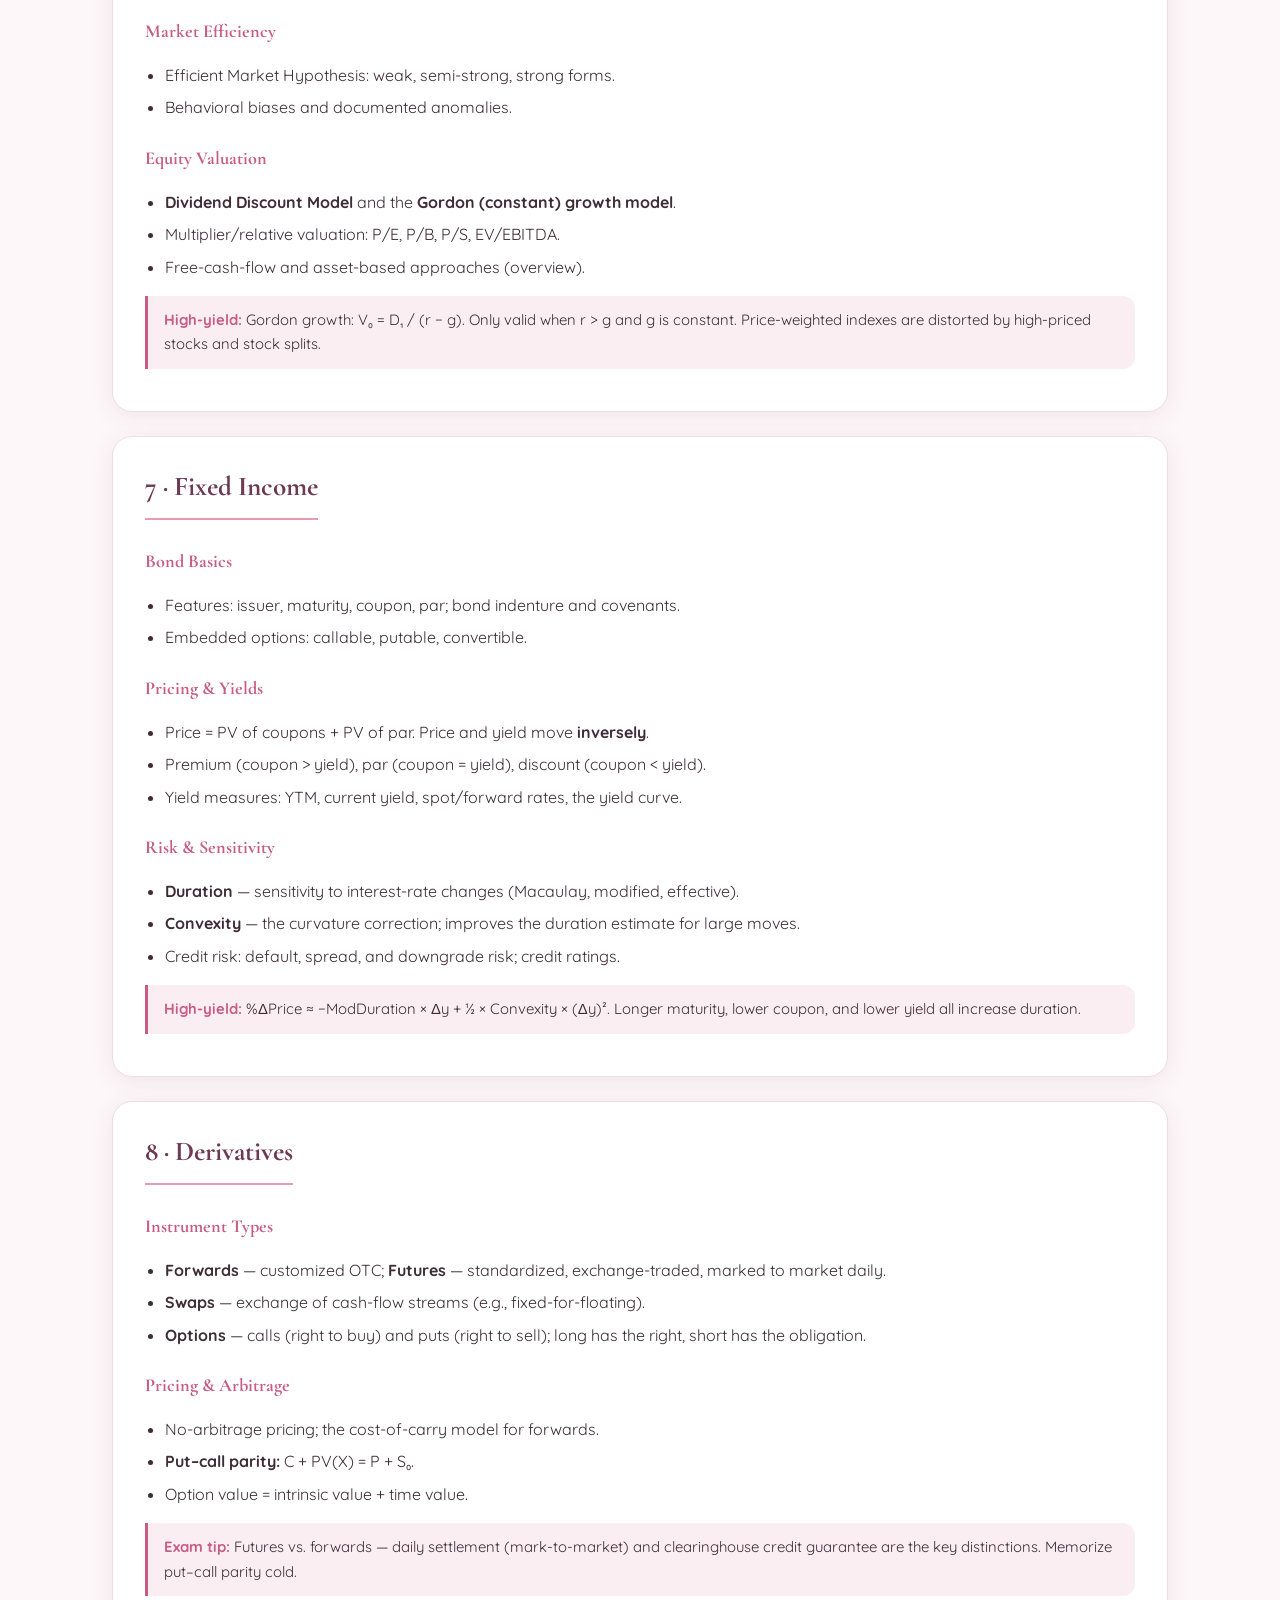
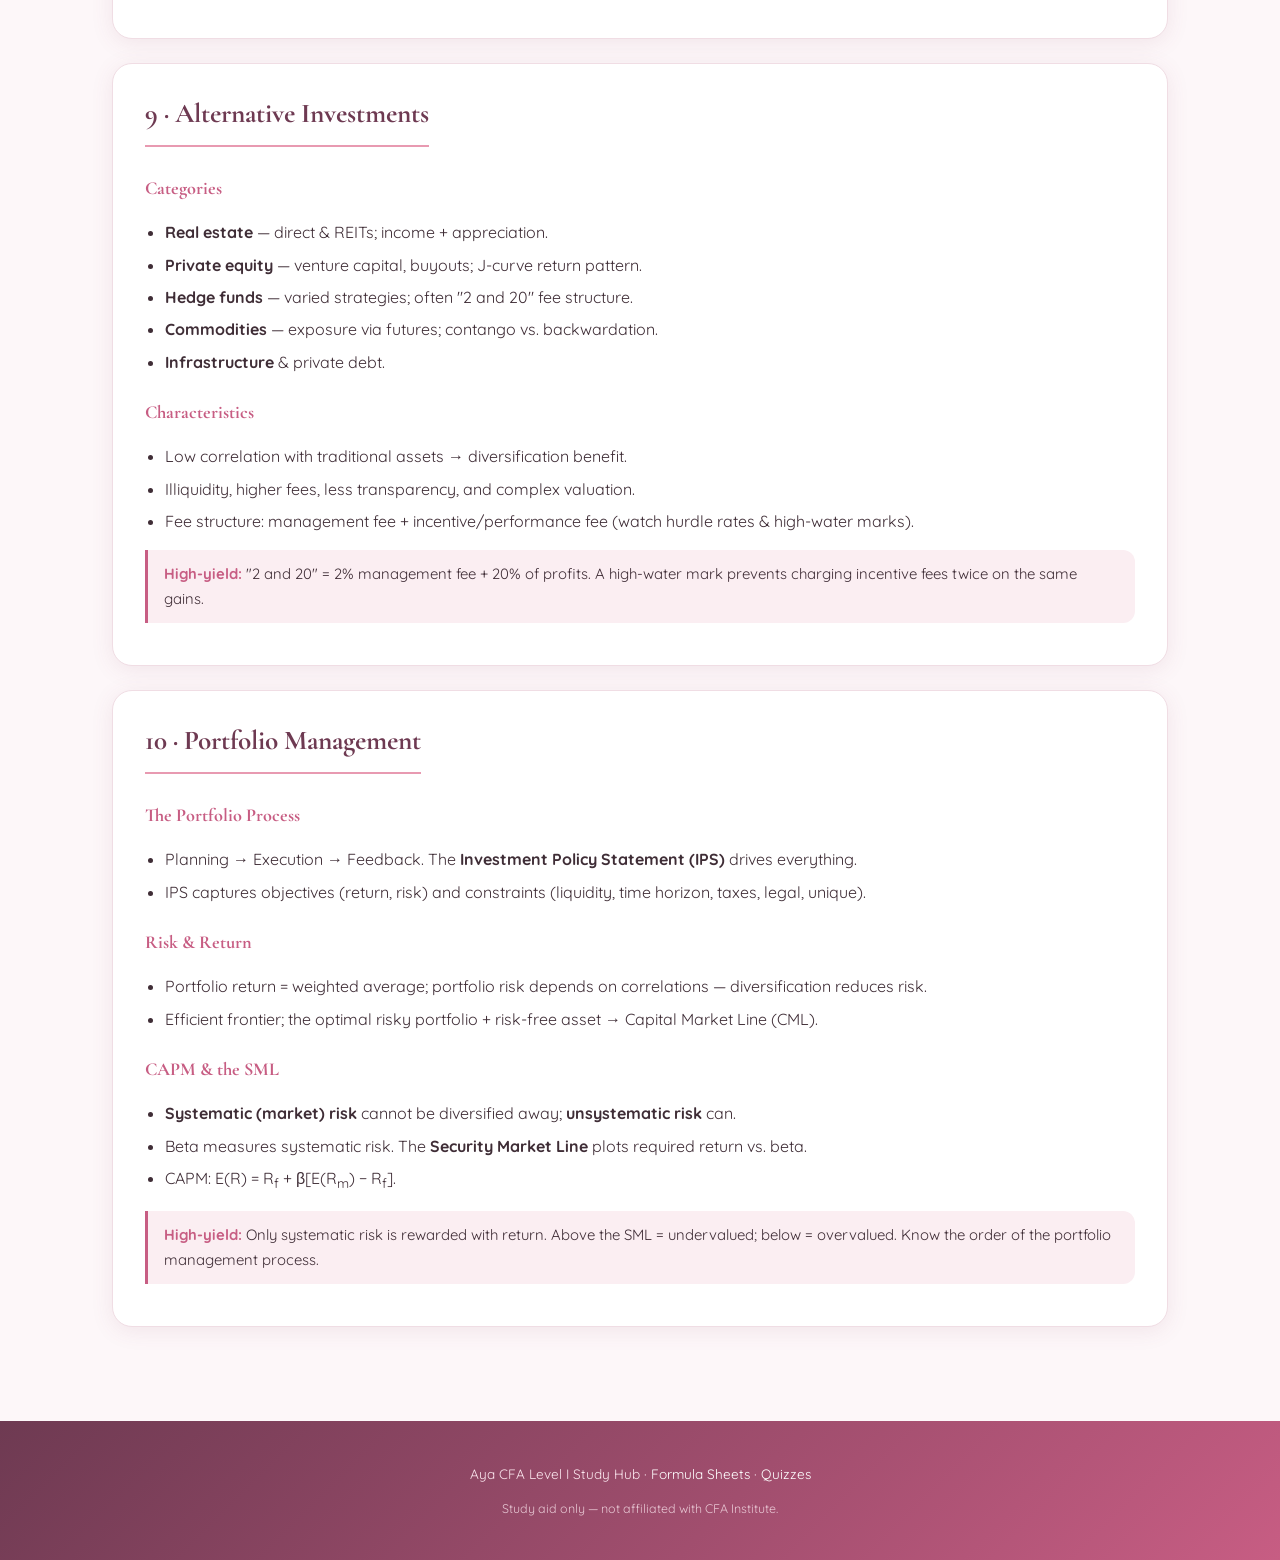
<file: notes.html>
<!DOCTYPE html>
<html lang="en">
<head>
<meta charset="UTF-8">
<meta name="viewport" content="width=device-width, initial-scale=1.0">
<title>Summarized Notes — Aya CFA Level I</title>
<link rel="preconnect" href="https://fonts.googleapis.com">
<link rel="preconnect" href="https://fonts.gstatic.com" crossorigin>
<link href="https://fonts.googleapis.com/css2?family=Cormorant+Garamond:ital,wght@0,500;0,600;0,700;1,500&family=Quicksand:wght@400;500;600;700&display=swap" rel="stylesheet">
<link rel="stylesheet" href="assets/css/style.css">
</head>
<body>
<header class="site-header">
  <nav class="nav">
    <a class="brand" href="index.html"><span class="logo">A</span>
      <span>Aya CFA<small>LEVEL I STUDY HUB</small></span></a>
    <button class="nav-toggle" onclick="toggleNav()">&#9776;</button>
    <div class="nav-links" id="navLinks">
      <a href="index.html">Home</a>
      <a href="workspace.html">Workspace</a>
      <a href="notes.html">Notes</a>
      <a href="formulas.html">Formula Sheets</a>
      <a href="quizzes.html">Quizzes</a>
      <a href="dashboard.html">Progress</a>
    </div>
  </nav>
</header>

<div class="wrap">
  <div class="crumb"><a href="index.html">Home</a> &rsaquo; Notes</div>
  <div class="page-head">
    <h1>Summarized Notes</h1>
    <p>Condensed, high-yield summaries for each CFA Level I topic. Use these for review and reinforcement — then test yourself with the quizzes.</p>
  </div>

  <div class="toc">
    <a href="#ethics">1. Ethics</a>
    <a href="#quant">2. Quant</a>
    <a href="#econ">3. Economics</a>
    <a href="#fsa">4. FSA</a>
    <a href="#corporate">5. Corporate</a>
    <a href="#equity">6. Equity</a>
    <a href="#fixed">7. Fixed Income</a>
    <a href="#deriv">8. Derivatives</a>
    <a href="#alts">9. Alternatives</a>
    <a href="#pm">10. Portfolio Mgmt</a>
  </div>

  <!-- 1. ETHICS -->
  <section class="section" id="ethics">
    <h2>1 · Ethical & Professional Standards</h2>
    <p class="pill weight" style="display:inline-block;margin:8px 0">Exam weight: 15–20% (the largest topic)</p>
    <h3>The Code of Ethics (6 components)</h3>
    <ul>
      <li>Act with integrity, competence, diligence, and respect.</li>
      <li>Place client and profession interests above your own.</li>
      <li>Use reasonable care and independent professional judgment.</li>
      <li>Practice and encourage others to practice ethically.</li>
      <li>Promote the integrity of capital markets.</li>
      <li>Maintain and improve professional competence.</li>
    </ul>
    <h3>The 7 Standards of Professional Conduct</h3>
    <ul>
      <li><b>I. Professionalism</b> — Knowledge of the law; Independence & objectivity; Misrepresentation; Misconduct.</li>
      <li><b>II. Integrity of Capital Markets</b> — Material nonpublic information (insider trading); Market manipulation.</li>
      <li><b>III. Duties to Clients</b> — Loyalty/prudence/care; Fair dealing; Suitability; Performance presentation; Confidentiality.</li>
      <li><b>IV. Duties to Employers</b> — Loyalty; Additional compensation arrangements; Responsibilities of supervisors.</li>
      <li><b>V. Investment Analysis</b> — Diligence & reasonable basis; Communication with clients; Record retention.</li>
      <li><b>VI. Conflicts of Interest</b> — Disclosure of conflicts; Priority of transactions; Referral fees.</li>
      <li><b>VII. Responsibilities as a Member/Candidate</b> — Conduct in the CFA Program; Reference to CFA Institute & designation.</li>
    </ul>
    <div class="key"><b>Exam tip:</b> When the law and the Code conflict, follow the <b>stricter</b> of the two. Always choose disclosure, then follow employer policy.</div>
    <h3>GIPS (Global Investment Performance Standards)</h3>
    <ul>
      <li>Voluntary, ethical standards for calculating and presenting investment performance.</li>
      <li>Apply to <b>firms</b>, not individuals; compliance is all-or-nothing (firm-wide).</li>
      <li>Goal: fair representation and full disclosure; comparability across firms.</li>
    </ul>
  </section>

  <!-- 2. QUANT -->
  <section class="section" id="quant">
    <h2>2 · Quantitative Methods</h2>
    <h3>Time Value of Money</h3>
    <ul>
      <li>Money has a time value: a dollar today > a dollar tomorrow.</li>
      <li>Master PV/FV of single sums, ordinary annuities, annuities due, and perpetuities.</li>
      <li>Compounding frequency matters — convert stated rates to effective rates.</li>
    </ul>
    <h3>Rates & Returns</h3>
    <ul>
      <li><b>Holding period return</b>, arithmetic vs. geometric mean (geometric ≤ arithmetic), money-weighted (IRR) vs. time-weighted returns.</li>
      <li>Nominal risk-free + risk premiums (inflation, default, liquidity, maturity).</li>
    </ul>
    <h3>Statistics & Probability</h3>
    <ul>
      <li>Measures of central tendency & dispersion (variance, standard deviation, CV = σ/mean).</li>
      <li>Skewness (right/positive = mean>median) and kurtosis (leptokurtic = fat tails).</li>
      <li>Probability rules, expected value, covariance & correlation, Bayes' formula.</li>
    </ul>
    <h3>Distributions & Sampling</h3>
    <ul>
      <li>Normal distribution: ~68/95/99% within 1/2/3 σ. Standard normal Z.</li>
      <li>Central Limit Theorem: sampling distribution of the mean → normal as n grows.</li>
      <li>Confidence intervals; t-distribution for small samples / unknown variance.</li>
    </ul>
    <h3>Hypothesis Testing & Regression</h3>
    <ul>
      <li>Null vs. alternative; Type I (reject true null, = significance α) vs. Type II error.</li>
      <li>p-value < α → reject the null. One- vs. two-tailed tests.</li>
      <li>Simple linear regression: slope, intercept, R², and the standard error of estimate.</li>
    </ul>
    <div class="key"><b>High-yield:</b> Know when to use which mean (geometric for compounding/multi-period returns), and the difference between money-weighted and time-weighted returns.</div>
  </section>

  <!-- 3. ECONOMICS -->
  <section class="section" id="econ">
    <h2>3 · Economics</h2>
    <h3>Microeconomics</h3>
    <ul>
      <li>Demand & supply, elasticity (price, income, cross), consumer/producer surplus.</li>
      <li>Costs of production: economies/diseconomies of scale; breakeven & shutdown points.</li>
      <li>Market structures: perfect competition, monopolistic competition, oligopoly, monopoly — pricing power rises across this spectrum.</li>
    </ul>
    <h3>Macroeconomics</h3>
    <ul>
      <li>GDP (expenditure & income approaches), aggregate demand/supply, business cycle phases.</li>
      <li>Inflation types (demand-pull, cost-push); CPI; unemployment measures.</li>
      <li><b>Monetary policy</b> (central banks, interest rates, money supply) vs. <b>fiscal policy</b> (govt spending & taxes).</li>
    </ul>
    <h3>International Trade & Currencies</h3>
    <ul>
      <li>Comparative vs. absolute advantage; trade restrictions (tariffs, quotas).</li>
      <li>Exchange rate quotes (direct/indirect), spot vs. forward, currency appreciation/depreciation.</li>
      <li>Balance of payments: current account + capital/financial account.</li>
    </ul>
    <div class="key"><b>Exam tip:</b> Be fluent reading exchange-rate quotes. A rise in the base/price currency means the price currency is depreciating relative to the base.</div>
  </section>

  <!-- 4. FSA -->
  <section class="section" id="fsa">
    <h2>4 · Financial Statement Analysis</h2>
    <h3>The Core Statements</h3>
    <ul>
      <li><b>Income statement</b> — revenues − expenses = net income; understand revenue recognition.</li>
      <li><b>Balance sheet</b> — Assets = Liabilities + Equity (the accounting equation).</li>
      <li><b>Cash flow statement</b> — Operating (CFO), Investing (CFI), Financing (CFF); direct vs. indirect method.</li>
    </ul>
    <h3>Reporting Standards</h3>
    <ul>
      <li>IFRS vs. US GAAP differences (e.g., inventory: LIFO permitted under GAAP, not IFRS).</li>
      <li>Accrual accounting, the matching principle, and quality-of-earnings flags.</li>
    </ul>
    <h3>Analysis Areas</h3>
    <ul>
      <li><b>Ratios</b> — liquidity, solvency, activity, profitability, and DuPont decomposition of ROE.</li>
      <li><b>Inventories</b> — FIFO vs. LIFO vs. weighted average; effects on COGS, income, and taxes.</li>
      <li><b>Long-lived assets</b> — capitalize vs. expense; depreciation methods; impairment.</li>
      <li><b>Income taxes</b> — deferred tax assets/liabilities; permanent vs. temporary differences.</li>
      <li><b>Non-current liabilities</b> — bonds payable, leases.</li>
    </ul>
    <div class="key"><b>High-yield:</b> In rising prices, FIFO → higher net income & inventory; LIFO → higher COGS, lower taxes, lower inventory. DuPont: ROE = Net Margin × Asset Turnover × Financial Leverage.</div>
  </section>

  <!-- 5. CORPORATE -->
  <section class="section" id="corporate">
    <h2>5 · Corporate Issuers</h2>
    <h3>Governance & Stakeholders</h3>
    <ul>
      <li>Corporate governance: aligning management with shareholders; board structure.</li>
      <li>Stakeholder theory; principal–agent conflicts; ESG considerations.</li>
    </ul>
    <h3>Capital Budgeting</h3>
    <ul>
      <li>Decision rules: NPV (accept if > 0) and IRR (accept if > required return).</li>
      <li>NPV is theoretically superior; watch for conflicts with IRR on mutually exclusive projects.</li>
      <li>Use incremental after-tax cash flows; ignore sunk costs; include opportunity costs.</li>
    </ul>
    <h3>Cost of Capital</h3>
    <ul>
      <li><b>WACC</b> = weighted cost of debt (after-tax) + preferred + equity.</li>
      <li>Cost of equity via CAPM or dividend discount model.</li>
    </ul>
    <h3>Leverage & Working Capital</h3>
    <ul>
      <li>Operating leverage (fixed operating costs) and financial leverage (fixed financing costs); combined = DTL.</li>
      <li>Working capital management: cash conversion cycle, short-term funding.</li>
    </ul>
    <div class="key"><b>Exam tip:</b> Use the <b>after-tax</b> cost of debt in WACC: r<sub>d</sub>(1 − tax rate). Higher leverage magnifies both gains and losses.</div>
  </section>

  <!-- 6. EQUITY -->
  <section class="section" id="equity">
    <h2>6 · Equity Investments</h2>
    <h3>Markets & Indexes</h3>
    <ul>
      <li>Market organization: dealers, brokers, exchanges; long/short positions; margin trading.</li>
      <li>Index construction: price-weighted, value (market-cap) weighted, equal-weighted — know rebalancing effects.</li>
    </ul>
    <h3>Market Efficiency</h3>
    <ul>
      <li>Efficient Market Hypothesis: weak, semi-strong, strong forms.</li>
      <li>Behavioral biases and documented anomalies.</li>
    </ul>
    <h3>Equity Valuation</h3>
    <ul>
      <li><b>Dividend Discount Model</b> and the <b>Gordon (constant) growth model</b>.</li>
      <li>Multiplier/relative valuation: P/E, P/B, P/S, EV/EBITDA.</li>
      <li>Free-cash-flow and asset-based approaches (overview).</li>
    </ul>
    <div class="key"><b>High-yield:</b> Gordon growth: V₀ = D₁ / (r − g). Only valid when r > g and g is constant. Price-weighted indexes are distorted by high-priced stocks and stock splits.</div>
  </section>

  <!-- 7. FIXED INCOME -->
  <section class="section" id="fixed">
    <h2>7 · Fixed Income</h2>
    <h3>Bond Basics</h3>
    <ul>
      <li>Features: issuer, maturity, coupon, par; bond indenture and covenants.</li>
      <li>Embedded options: callable, putable, convertible.</li>
    </ul>
    <h3>Pricing & Yields</h3>
    <ul>
      <li>Price = PV of coupons + PV of par. Price and yield move <b>inversely</b>.</li>
      <li>Premium (coupon > yield), par (coupon = yield), discount (coupon < yield).</li>
      <li>Yield measures: YTM, current yield, spot/forward rates, the yield curve.</li>
    </ul>
    <h3>Risk & Sensitivity</h3>
    <ul>
      <li><b>Duration</b> — sensitivity to interest-rate changes (Macaulay, modified, effective).</li>
      <li><b>Convexity</b> — the curvature correction; improves the duration estimate for large moves.</li>
      <li>Credit risk: default, spread, and downgrade risk; credit ratings.</li>
    </ul>
    <div class="key"><b>High-yield:</b> %ΔPrice ≈ −ModDuration × Δy + ½ × Convexity × (Δy)². Longer maturity, lower coupon, and lower yield all increase duration.</div>
  </section>

  <!-- 8. DERIVATIVES -->
  <section class="section" id="deriv">
    <h2>8 · Derivatives</h2>
    <h3>Instrument Types</h3>
    <ul>
      <li><b>Forwards</b> — customized OTC; <b>Futures</b> — standardized, exchange-traded, marked to market daily.</li>
      <li><b>Swaps</b> — exchange of cash-flow streams (e.g., fixed-for-floating).</li>
      <li><b>Options</b> — calls (right to buy) and puts (right to sell); long has the right, short has the obligation.</li>
    </ul>
    <h3>Pricing & Arbitrage</h3>
    <ul>
      <li>No-arbitrage pricing; the cost-of-carry model for forwards.</li>
      <li><b>Put–call parity:</b> C + PV(X) = P + S₀.</li>
      <li>Option value = intrinsic value + time value.</li>
    </ul>
    <div class="key"><b>Exam tip:</b> Futures vs. forwards — daily settlement (mark-to-market) and clearinghouse credit guarantee are the key distinctions. Memorize put–call parity cold.</div>
  </section>

  <!-- 9. ALTERNATIVES -->
  <section class="section" id="alts">
    <h2>9 · Alternative Investments</h2>
    <h3>Categories</h3>
    <ul>
      <li><b>Real estate</b> — direct & REITs; income + appreciation.</li>
      <li><b>Private equity</b> — venture capital, buyouts; J-curve return pattern.</li>
      <li><b>Hedge funds</b> — varied strategies; often "2 and 20" fee structure.</li>
      <li><b>Commodities</b> — exposure via futures; contango vs. backwardation.</li>
      <li><b>Infrastructure</b> & private debt.</li>
    </ul>
    <h3>Characteristics</h3>
    <ul>
      <li>Low correlation with traditional assets → diversification benefit.</li>
      <li>Illiquidity, higher fees, less transparency, and complex valuation.</li>
      <li>Fee structure: management fee + incentive/performance fee (watch hurdle rates & high-water marks).</li>
    </ul>
    <div class="key"><b>High-yield:</b> "2 and 20" = 2% management fee + 20% of profits. A high-water mark prevents charging incentive fees twice on the same gains.</div>
  </section>

  <!-- 10. PORTFOLIO MANAGEMENT -->
  <section class="section" id="pm">
    <h2>10 · Portfolio Management</h2>
    <h3>The Portfolio Process</h3>
    <ul>
      <li>Planning → Execution → Feedback. The <b>Investment Policy Statement (IPS)</b> drives everything.</li>
      <li>IPS captures objectives (return, risk) and constraints (liquidity, time horizon, taxes, legal, unique).</li>
    </ul>
    <h3>Risk & Return</h3>
    <ul>
      <li>Portfolio return = weighted average; portfolio risk depends on correlations — diversification reduces risk.</li>
      <li>Efficient frontier; the optimal risky portfolio + risk-free asset → Capital Market Line (CML).</li>
    </ul>
    <h3>CAPM & the SML</h3>
    <ul>
      <li><b>Systematic (market) risk</b> cannot be diversified away; <b>unsystematic risk</b> can.</li>
      <li>Beta measures systematic risk. The <b>Security Market Line</b> plots required return vs. beta.</li>
      <li>CAPM: E(R) = R<sub>f</sub> + β[E(R<sub>m</sub>) − R<sub>f</sub>].</li>
    </ul>
    <div class="key"><b>High-yield:</b> Only systematic risk is rewarded with return. Above the SML = undervalued; below = overvalued. Know the order of the portfolio management process.</div>
  </section>

</div>

<footer class="site-footer">
  <p>Aya CFA Level I Study Hub · <a href="formulas.html">Formula Sheets</a> · <a href="quizzes.html">Quizzes</a></p>
  <p style="margin-top:8px;font-size:.78rem;opacity:.8">Study aid only — not affiliated with CFA Institute.</p>
</footer>
<script src="assets/js/app.js"></script>
</body>
</html>
</file>
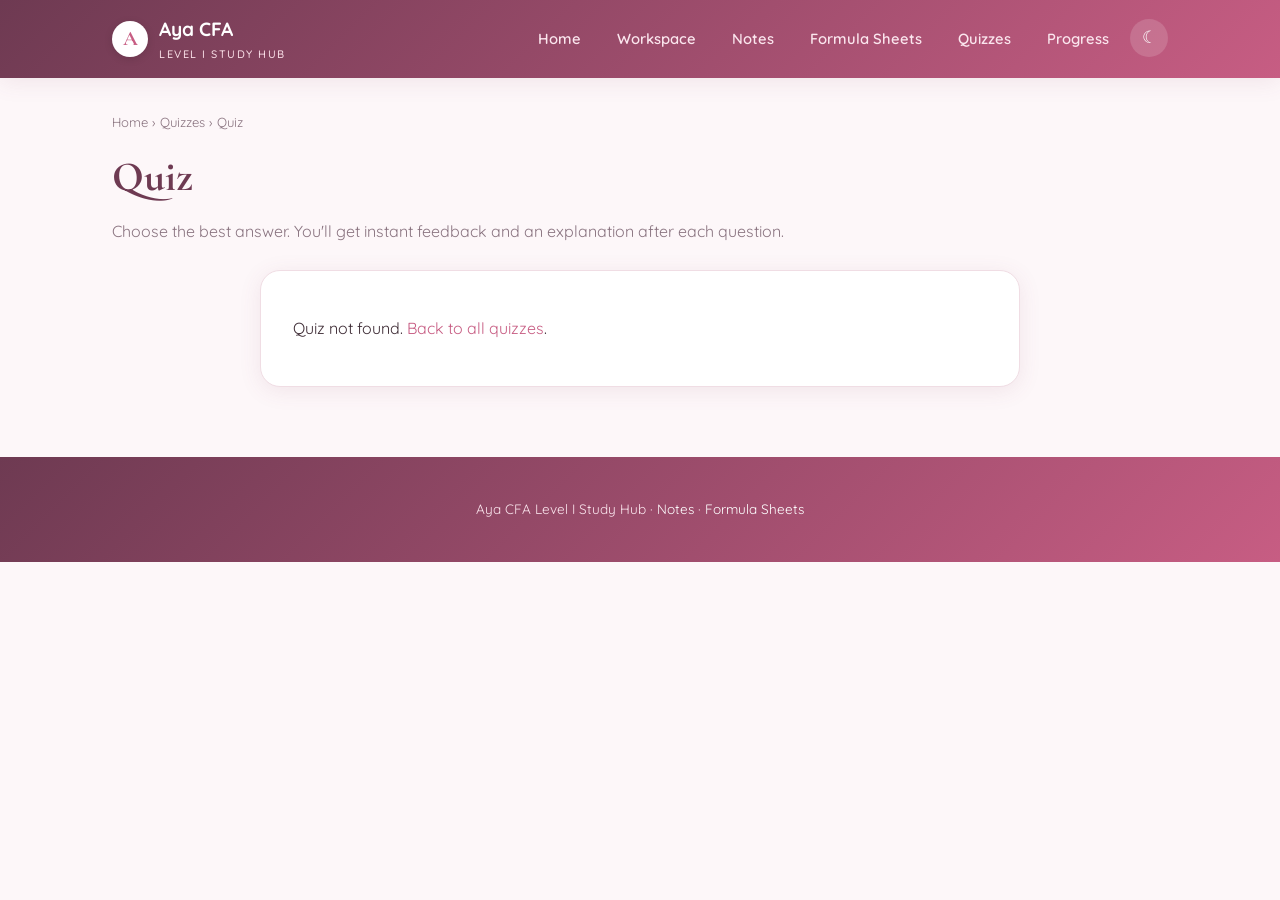
<file: quiz.html>
<!DOCTYPE html>
<html lang="en">
<head>
<meta charset="UTF-8">
<meta name="viewport" content="width=device-width, initial-scale=1.0">
<title>Quiz — Aya CFA Level I</title>
<link rel="preconnect" href="https://fonts.googleapis.com">
<link rel="preconnect" href="https://fonts.gstatic.com" crossorigin>
<link href="https://fonts.googleapis.com/css2?family=Cormorant+Garamond:ital,wght@0,500;0,600;0,700;1,500&family=Quicksand:wght@400;500;600;700&display=swap" rel="stylesheet">
<link rel="stylesheet" href="assets/css/style.css">
</head>
<body>
<header class="site-header">
  <nav class="nav">
    <a class="brand" href="index.html"><span class="logo">A</span>
      <span>Aya CFA<small>LEVEL I STUDY HUB</small></span></a>
    <button class="nav-toggle" onclick="toggleNav()">&#9776;</button>
    <div class="nav-links" id="navLinks">
      <a href="index.html">Home</a>
      <a href="workspace.html">Workspace</a>
      <a href="notes.html">Notes</a>
      <a href="formulas.html">Formula Sheets</a>
      <a href="quizzes.html">Quizzes</a>
      <a href="dashboard.html">Progress</a>
    </div>
  </nav>
</header>

<div class="wrap">
  <div class="crumb"><a href="index.html">Home</a> &rsaquo; <a href="quizzes.html">Quizzes</a> &rsaquo; <span id="crumbTopic">Quiz</span></div>
  <div class="page-head">
    <h1 id="quizTitle">Quiz</h1>
    <p>Choose the best answer. You'll get instant feedback and an explanation after each question.</p>
  </div>
  <div class="quiz-card"><div id="quizApp"></div></div>
</div>

<footer class="site-footer">
  <p>Aya CFA Level I Study Hub · <a href="notes.html">Notes</a> · <a href="formulas.html">Formula Sheets</a></p>
</footer>

<script src="assets/js/app.js"></script>
<script src="assets/js/quizzes.js"></script>
<script>
(function(){
  var params=new URLSearchParams(location.search);
  var id=params.get('t');
  var qz=QUIZZES[id];
  if(!qz){
    document.getElementById('quizApp').innerHTML=
      '<p>Quiz not found. <a href="quizzes.html">Back to all quizzes</a>.</p>';
    return;
  }
  document.getElementById('quizTitle').textContent=qz.title+' — Quiz';
  document.getElementById('crumbTopic').textContent=qz.title;
  document.title=qz.title+' Quiz — Aya CFA';
  qz.topicId=id;
  startQuiz(qz);
})();
</script>
</body>
</html>
</file>
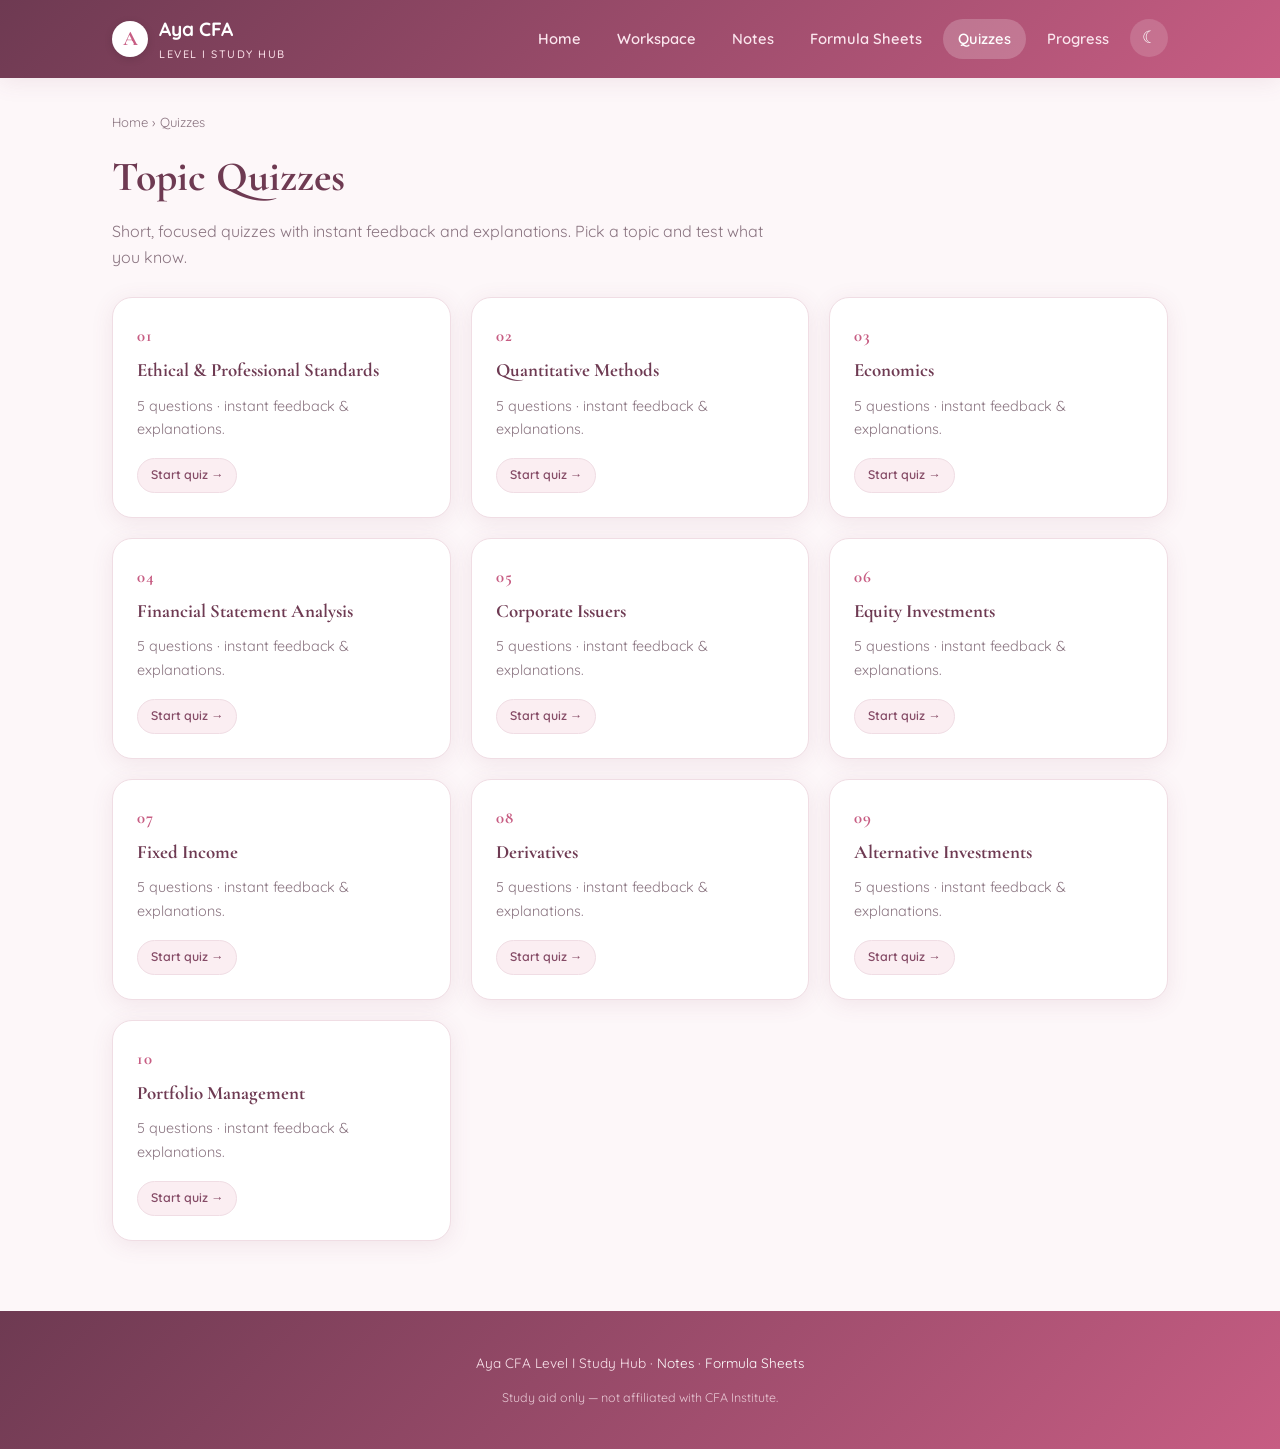
<file: quizzes.html>
<!DOCTYPE html>
<html lang="en">
<head>
<meta charset="UTF-8">
<meta name="viewport" content="width=device-width, initial-scale=1.0">
<title>Quizzes — Aya CFA Level I</title>
<link rel="preconnect" href="https://fonts.googleapis.com">
<link rel="preconnect" href="https://fonts.gstatic.com" crossorigin>
<link href="https://fonts.googleapis.com/css2?family=Cormorant+Garamond:ital,wght@0,500;0,600;0,700;1,500&family=Quicksand:wght@400;500;600;700&display=swap" rel="stylesheet">
<link rel="stylesheet" href="assets/css/style.css">
</head>
<body>
<header class="site-header">
  <nav class="nav">
    <a class="brand" href="index.html"><span class="logo">A</span>
      <span>Aya CFA<small>LEVEL I STUDY HUB</small></span></a>
    <button class="nav-toggle" onclick="toggleNav()">&#9776;</button>
    <div class="nav-links" id="navLinks">
      <a href="index.html">Home</a>
      <a href="workspace.html">Workspace</a>
      <a href="notes.html">Notes</a>
      <a href="formulas.html">Formula Sheets</a>
      <a href="quizzes.html">Quizzes</a>
      <a href="dashboard.html">Progress</a>
    </div>
  </nav>
</header>

<div class="wrap">
  <div class="crumb"><a href="index.html">Home</a> &rsaquo; Quizzes</div>
  <div class="page-head">
    <h1>Topic Quizzes</h1>
    <p>Short, focused quizzes with instant feedback and explanations. Pick a topic and test what you know.</p>
  </div>
  <div class="grid" id="quizGrid"></div>
</div>

<footer class="site-footer">
  <p>Aya CFA Level I Study Hub · <a href="notes.html">Notes</a> · <a href="formulas.html">Formula Sheets</a></p>
  <p style="margin-top:8px;font-size:.78rem;opacity:.8">Study aid only — not affiliated with CFA Institute.</p>
</footer>

<script src="assets/js/app.js"></script>
<script src="assets/js/topics.js"></script>
<script src="assets/js/quizzes.js"></script>
<script>
(function(){
  var grid=document.getElementById('quizGrid');
  TOPICS.forEach(function(t){
    var qz=QUIZZES[t.id];
    if(!qz) return;
    var c=document.createElement('div');c.className='card';
    c.innerHTML='<span class="num">'+t.num+'</span>'+
      '<h3>'+t.name+'</h3>'+
      '<p>'+qz.questions.length+' questions · instant feedback &amp; explanations.</p>'+
      '<div class="links"><a class="pill" href="quiz.html?t='+t.id+'">Start quiz &rarr;</a></div>';
    grid.appendChild(c);
  });
})();
</script>
</body>
</html>
</file>
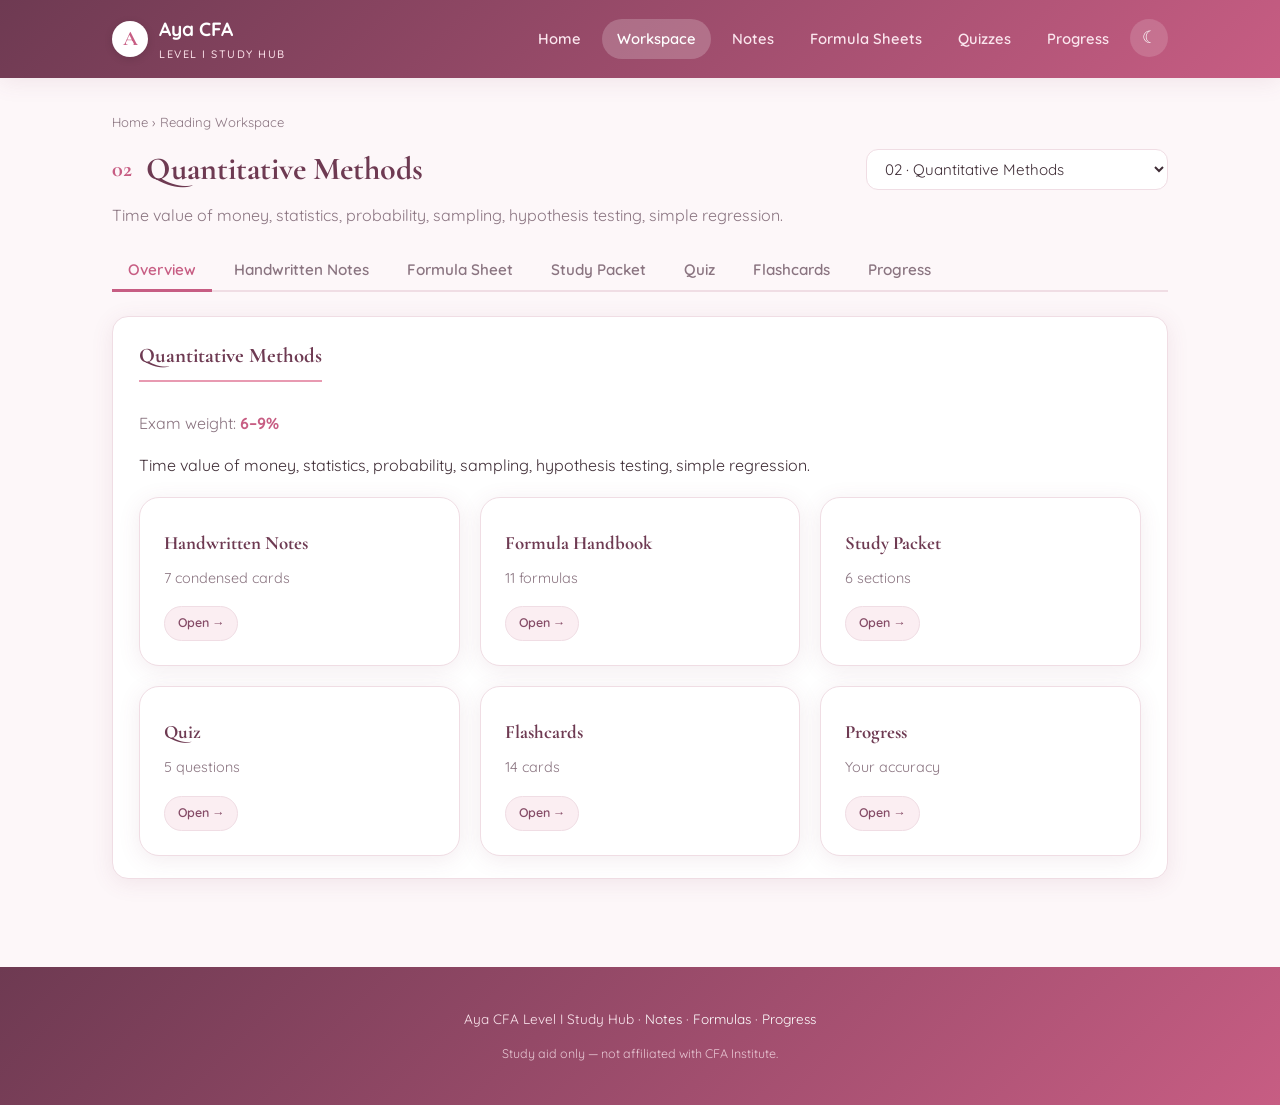
<file: workspace.html>
<!DOCTYPE html>
<html lang="en">
<head>
<meta charset="UTF-8">
<meta name="viewport" content="width=device-width, initial-scale=1.0">
<title>Reading Workspace — Aya CFA Level I</title>
<link rel="preconnect" href="https://fonts.googleapis.com">
<link rel="preconnect" href="https://fonts.gstatic.com" crossorigin>
<link href="https://fonts.googleapis.com/css2?family=Cormorant+Garamond:ital,wght@0,500;0,600;0,700;1,500&family=Quicksand:wght@400;500;600;700&display=swap" rel="stylesheet">
<link rel="stylesheet" href="assets/css/style.css">
</head>
<body>
<header class="site-header">
  <nav class="nav">
    <a class="brand" href="index.html"><span class="logo">A</span>
      <span>Aya CFA<small>LEVEL I STUDY HUB</small></span></a>
    <button class="nav-toggle" onclick="toggleNav()">&#9776;</button>
    <div class="nav-links" id="navLinks">
      <a href="index.html">Home</a>
      <a href="workspace.html">Workspace</a>
      <a href="notes.html">Notes</a>
      <a href="formulas.html">Formula Sheets</a>
      <a href="quizzes.html">Quizzes</a>
      <a href="dashboard.html">Progress</a>
    </div>
  </nav>
</header>

<div class="wrap">
  <div class="crumb"><a href="index.html">Home</a> &rsaquo; Reading Workspace</div>
  <div class="ws-head">
    <span class="num" id="wsNum">01</span>
    <h1 style="font-family:var(--serif);color:var(--plum);margin:0;font-size:2rem" id="wsTitle">Topic</h1>
    <select class="topic-select" id="topicSelect" style="margin-left:auto"></select>
  </div>
  <p style="color:var(--muted);margin:4px 0 0" id="wsBlurb"></p>

  <div class="tabs" id="tabs">
    <button class="tab active" data-tab="overview">Overview</button>
    <button class="tab" data-tab="handwritten">Handwritten Notes</button>
    <button class="tab" data-tab="formula">Formula Sheet</button>
    <button class="tab" data-tab="packet">Study Packet</button>
    <button class="tab" data-tab="quiz">Quiz</button>
    <button class="tab" data-tab="flash">Flashcards</button>
    <button class="tab" data-tab="progress">Progress</button>
  </div>

  <div class="tab-panel active" id="panel-overview"></div>
  <div class="tab-panel" id="panel-handwritten"></div>
  <div class="tab-panel" id="panel-formula"></div>
  <div class="tab-panel" id="panel-packet"></div>
  <div class="tab-panel" id="panel-quiz"><div class="quiz-card"><div id="quizApp"></div></div></div>
  <div class="tab-panel" id="panel-flash"></div>
  <div class="tab-panel" id="panel-progress"></div>
</div>

<footer class="site-footer">
  <p>Aya CFA Level I Study Hub · <a href="notes.html">Notes</a> · <a href="formulas.html">Formulas</a> · <a href="dashboard.html">Progress</a></p>
  <p style="margin-top:8px;font-size:.78rem;opacity:.8">Study aid only — not affiliated with CFA Institute.</p>
</footer>

<script src="assets/js/app.js"></script>
<script src="assets/js/topics.js"></script>
<script src="assets/js/content.js"></script>
<script src="assets/js/packets.js"></script>
<script src="assets/js/quizzes.js"></script>
<script src="assets/js/formulas-data.js"></script>
<script src="assets/js/workspace.js"></script>
</body>
</html>
</file>
<file: assets/css/style.css>
/* ===== Aya CFA Level I — Study Hub (Rose & Blush theme) ===== */
:root{
  --plum:#6e3a52;        /* deep mauve — headings/nav */
  --plum-2:#854b66;      /* lighter mauve */
  --rose:#c75d83;        /* rose accent */
  --rose-soft:#e89ab1;   /* soft rose */
  --blush:#fbeef2;       /* blush background tint */
  --gold:#d8a7a0;        /* warm dusty accent */
  --accent:#c75d83;      /* primary accent (rose) */
  --accent-2:#9d7bb0;    /* soft plum/lavender for progress */
  --bg:#fdf7f9;          /* cream-blush page bg */
  --card:#ffffff;
  --line:#f0dde4;        /* soft rose line */
  --text:#3f2d36;        /* warm dark plum text */
  --muted:#8a7480;       /* muted mauve-grey */
  --shadow:0 4px 22px rgba(140,70,100,.10);
  --radius:20px;
  --serif:"Cormorant Garamond","Georgia","Times New Roman",serif;
  --sans:"Quicksand",-apple-system,BlinkMacSystemFont,"Segoe UI",Roboto,Helvetica,Arial,sans-serif;
}
*{box-sizing:border-box}
html{scroll-behavior:smooth}
body{
  margin:0;font-family:var(--sans);color:var(--text);
  background:var(--bg);line-height:1.65;
}
a{color:var(--rose);text-decoration:none}
a:hover{text-decoration:underline}

/* ---- Header / Nav ---- */
.site-header{
  background:linear-gradient(135deg,var(--plum),var(--rose));
  color:#fff;position:sticky;top:0;z-index:50;box-shadow:var(--shadow);
}
.nav{
  max-width:1100px;margin:0 auto;padding:14px 22px;
  display:flex;align-items:center;justify-content:space-between;gap:16px;
}
.brand{display:flex;align-items:center;gap:11px;color:#fff;font-weight:700;font-size:1.2rem}
.brand:hover{text-decoration:none}
.brand .logo{
  width:36px;height:36px;border-radius:50%;background:#fff;
  color:var(--rose);display:grid;place-items:center;font-family:var(--serif);
  font-weight:700;font-size:1.3rem;box-shadow:0 2px 8px rgba(0,0,0,.12);
}
.brand small{display:block;font-weight:500;font-size:.68rem;color:#fbe0e9;letter-spacing:1.5px}
.nav-links{display:flex;gap:6px;flex-wrap:wrap}
.nav-links a{
  color:#fbe6ee;padding:8px 15px;border-radius:22px;font-size:.92rem;font-weight:600;
}
.nav-links a:hover,.nav-links a.active{background:rgba(255,255,255,.20);color:#fff;text-decoration:none}
.nav-toggle{display:none;background:none;border:0;color:#fff;font-size:1.5rem;cursor:pointer}

/* ---- Layout ---- */
.wrap{max-width:1100px;margin:0 auto;padding:34px 22px 70px}
.page-head{margin-bottom:26px}
.page-head h1{font-family:var(--serif);font-size:2.6rem;font-weight:700;margin:0 0 6px;color:var(--plum)}
.page-head p{color:var(--muted);margin:0;max-width:680px}
.crumb{font-size:.82rem;color:var(--muted);margin-bottom:10px}
.crumb a{color:var(--muted)}

/* ---- Hero ---- */
.hero{
  background:linear-gradient(135deg,var(--plum) 0%,var(--rose) 60%,var(--rose-soft) 100%);
  color:#fff;border-radius:var(--radius);padding:50px 40px;margin-bottom:34px;
  position:relative;overflow:hidden;box-shadow:var(--shadow);
}
.hero::after{
  content:"";position:absolute;right:-50px;top:-50px;width:260px;height:260px;
  background:radial-gradient(circle,rgba(255,255,255,.35),transparent 70%);
}
.hero::before{
  content:"";position:absolute;left:-40px;bottom:-60px;width:200px;height:200px;
  background:radial-gradient(circle,rgba(255,255,255,.18),transparent 70%);
}
.hero h1{font-family:var(--serif);font-size:3.1rem;font-weight:700;margin:0 0 12px;position:relative;letter-spacing:.5px}
.hero p{font-size:1.1rem;color:#fdeef3;max-width:620px;margin:0 0 22px;position:relative}
.hero .quote{
  position:relative;border-left:3px solid #fff;padding-left:16px;
  font-style:italic;color:#fdeef3;font-size:1.02rem;max-width:560px;font-family:var(--serif);
}
.btn{
  display:inline-block;background:#fff;color:var(--rose);font-weight:700;
  padding:13px 26px;border-radius:30px;border:0;cursor:pointer;font-size:.98rem;
  transition:transform .14s ease,box-shadow .14s ease;
}
.btn:hover{transform:translateY(-2px);box-shadow:0 8px 22px rgba(255,255,255,.35);text-decoration:none}
.btn.ghost{background:transparent;color:#fff;border:1.5px solid rgba(255,255,255,.6)}
.btn.ghost:hover{background:rgba(255,255,255,.18);box-shadow:none}
.hero-actions{display:flex;gap:12px;flex-wrap:wrap;position:relative}

/* ---- Cards grid ---- */
.grid{display:grid;grid-template-columns:repeat(auto-fill,minmax(250px,1fr));gap:20px}
.card{
  background:var(--card);border:1px solid var(--line);border-radius:var(--radius);
  padding:24px;box-shadow:var(--shadow);transition:transform .16s ease,box-shadow .16s,border-color .16s;
  display:flex;flex-direction:column;
}
.card:hover{transform:translateY(-4px);border-color:var(--rose-soft);box-shadow:0 10px 28px rgba(199,93,131,.18)}
.card .num{font-family:var(--serif);font-size:1.05rem;color:var(--rose);font-weight:700;letter-spacing:1px}
.card h3{margin:6px 0 8px;font-size:1.18rem;color:var(--plum);font-family:var(--serif);font-weight:700}
.card p{color:var(--muted);font-size:.9rem;margin:0 0 16px;flex:1}
.card .links{display:flex;gap:8px;flex-wrap:wrap}
.pill{
  font-size:.78rem;padding:6px 13px;border-radius:22px;background:var(--blush);
  color:var(--plum-2);font-weight:600;border:1px solid var(--line);
}
.pill:hover{background:var(--rose);color:#fff;text-decoration:none;border-color:var(--rose)}
.pill.weight{background:#f6e7ec;color:var(--rose);border-color:#f0d4de}

/* section blocks (notes/formulas) */
.section{
  background:var(--card);border:1px solid var(--line);border-radius:var(--radius);
  padding:28px 32px;margin-bottom:24px;box-shadow:var(--shadow);
}
.section h2{font-family:var(--serif);color:var(--plum);margin:0 0 4px;font-size:1.7rem;font-weight:700;
  border-bottom:2px solid var(--rose-soft);padding-bottom:8px;display:inline-block}
.section h3{color:var(--rose);margin:22px 0 8px;font-size:1.14rem;font-family:var(--serif);font-weight:700}
.section ul{padding-left:20px}
.section li{margin:6px 0}
.section .key{background:var(--blush);border-left:3px solid var(--rose);padding:12px 16px;
  border-radius:0 12px 12px 0;margin:14px 0;font-size:.93rem}
.section .key b{color:var(--rose)}

/* formula table */
table.formulas{width:100%;border-collapse:collapse;margin:10px 0;border-radius:12px;overflow:hidden}
table.formulas th,table.formulas td{border:1px solid var(--line);padding:11px 13px;text-align:left;vertical-align:top}
table.formulas th{background:linear-gradient(135deg,var(--plum),var(--rose));color:#fff;font-size:.9rem;font-weight:600}
table.formulas td:first-child{font-weight:600;color:var(--plum-2);width:34%}
table.formulas .fx{font-family:"Cormorant Garamond","Cambria Math",Georgia,serif;font-style:italic;color:var(--plum);font-size:1.05rem}
table.formulas tr:nth-child(even){background:#fdf4f7}

/* table of contents chips */
.toc{display:flex;gap:8px;flex-wrap:wrap;margin-bottom:22px}
.toc a{background:#fff;border:1px solid var(--line);padding:8px 15px;border-radius:22px;
  font-size:.85rem;color:var(--plum-2);font-weight:600}
.toc a:hover{background:var(--rose);color:#fff;text-decoration:none;border-color:var(--rose)}

/* ---- Quiz ---- */
.quiz-card{background:var(--card);border:1px solid var(--line);border-radius:var(--radius);
  padding:28px 32px;box-shadow:var(--shadow);max-width:760px;margin:0 auto}
.quiz-meta{display:flex;justify-content:space-between;align-items:center;margin-bottom:16px;
  color:var(--muted);font-size:.88rem;font-weight:600}
.progress{height:9px;background:var(--blush);border-radius:8px;overflow:hidden;margin-bottom:22px}
.progress span{display:block;height:100%;background:linear-gradient(90deg,var(--rose),var(--accent-2));width:0;transition:width .3s}
.q-text{font-size:1.18rem;font-weight:600;color:var(--plum);margin-bottom:18px;font-family:var(--serif)}
.options{display:flex;flex-direction:column;gap:10px}
.opt{text-align:left;background:#fff;border:1.5px solid var(--line);border-radius:14px;
  padding:14px 18px;cursor:pointer;font-size:.96rem;transition:.14s;font-family:inherit;color:var(--text)}
.opt:hover{border-color:var(--rose-soft);background:var(--blush)}
.opt.correct{border-color:#4caf8e;background:#e7f6f0}
.opt.wrong{border-color:#e07a92;background:#fbeaef}
.opt.disabled{cursor:default;opacity:.95}
.explain{margin-top:16px;padding:15px 18px;background:var(--blush);border-left:3px solid var(--rose);
  border-radius:0 12px 12px 0;font-size:.92rem;display:none}
.explain.show{display:block}
.quiz-nav{display:flex;justify-content:space-between;margin-top:22px}
.result{text-align:center;padding:20px}
.result .score{font-family:var(--serif);font-size:3.4rem;color:var(--rose);font-weight:700}
.result .msg{font-size:1.12rem;color:var(--plum);margin:8px 0 20px}

/* ---- Footer ---- */
.site-footer{background:linear-gradient(135deg,var(--plum),var(--rose));color:#fbe6ee;text-align:center;padding:28px;font-size:.85rem}
.site-footer a{color:#fff}

@media(max-width:760px){
  .nav-links{display:none;flex-direction:column;width:100%;margin-top:12px}
  .nav-links.open{display:flex}
  .nav{flex-wrap:wrap}
  .nav-toggle{display:block}
  .hero{padding:34px 24px}
  .hero h1{font-size:2.3rem}
  table.formulas td:first-child{width:auto}
}

/* ============ DARK MODE ============ */
[data-theme="dark"]{
  --plum:#e6a9c4;        /* light rose for headings on dark */
  --plum-2:#d98fb0;
  --rose:#e87fa3;        /* brighter rose accent */
  --rose-soft:#b85e7d;
  --blush:#2a1f27;       /* deep plum tint for fills */
  --bg:#161215;          /* near-black plum */
  --card:#211a20;        /* card surface */
  --line:#3a2e36;
  --text:#f0e6ec;
  --muted:#b09aa6;
  --shadow:0 4px 22px rgba(0,0,0,.45);
}
[data-theme="dark"] .btn{background:var(--rose);color:#1a141a}
[data-theme="dark"] .pill{background:var(--blush);color:var(--plum);border-color:var(--line)}
[data-theme="dark"] .pill.weight{background:#3a2630;color:var(--rose);border-color:#4a313c}
[data-theme="dark"] table.formulas tr:nth-child(even){background:#1c151b}
[data-theme="dark"] .opt.correct{border-color:#4caf8e;background:#16322a}
[data-theme="dark"] .opt.wrong{border-color:#e07a92;background:#3a1f28}
[data-theme="dark"] .opt:hover{background:#2a2028}

/* theme toggle button in nav */
.theme-toggle{
  background:rgba(255,255,255,.15);border:0;color:#fff;width:38px;height:38px;
  border-radius:50%;cursor:pointer;font-size:1.05rem;display:grid;place-items:center;
  transition:background .15s;
}
.theme-toggle:hover{background:rgba(255,255,255,.28)}

/* ============ READING WORKSPACE ============ */
.ws-head{display:flex;align-items:center;gap:14px;flex-wrap:wrap;margin-bottom:6px}
.ws-head .num{font-family:var(--serif);font-size:1.4rem;color:var(--rose);font-weight:700}
.topic-select{
  background:var(--card);border:1px solid var(--line);color:var(--text);
  padding:9px 14px;border-radius:12px;font-family:inherit;font-size:.95rem;cursor:pointer;
}
.tabs{display:flex;gap:6px;flex-wrap:wrap;border-bottom:2px solid var(--line);margin:22px 0 24px;padding-bottom:0}
.tab{
  background:none;border:0;border-bottom:3px solid transparent;color:var(--muted);
  padding:10px 16px;font-family:inherit;font-size:.95rem;font-weight:600;cursor:pointer;
  margin-bottom:-2px;border-radius:8px 8px 0 0;transition:.15s;
}
.tab:hover{color:var(--rose);background:var(--blush)}
.tab.active{color:var(--rose);border-bottom-color:var(--rose)}
.tab-panel{display:none}
.tab-panel.active{display:block;animation:fade .25s ease}
@keyframes fade{from{opacity:0;transform:translateY(4px)}to{opacity:1;transform:none}}

/* handwritten note cards */
.hw-grid{display:grid;grid-template-columns:repeat(auto-fill,minmax(300px,1fr));gap:18px}
.hw-card{
  background:var(--card);border:1px solid var(--line);border-left:4px solid var(--rose);
  border-radius:14px;padding:18px 20px;box-shadow:var(--shadow);
}
.hw-card h4{margin:0 0 10px;font-family:var(--serif);font-size:1.2rem;color:var(--plum);font-weight:700}
.hw-card .fx-line{font-family:var(--serif);font-style:italic;font-size:1.1rem;color:var(--rose);
  background:var(--blush);padding:8px 12px;border-radius:8px;margin:6px 0}
.hw-card .lab{font-size:.72rem;text-transform:uppercase;letter-spacing:1px;color:var(--muted);font-weight:700;margin-top:10px}
.hw-card .pic{background:var(--blush);border:1px dashed var(--rose-soft);border-radius:8px;
  padding:10px 12px;margin-top:10px;color:var(--muted);font-size:.88rem;font-style:italic}

/* study packet */
.packet-block{background:var(--card);border:1px solid var(--line);border-radius:16px;
  padding:22px 26px;margin-bottom:18px;box-shadow:var(--shadow)}
.packet-block h4{margin:0 0 12px;font-family:var(--serif);font-size:1.3rem;color:var(--plum);
  font-weight:700;border-bottom:2px solid var(--rose-soft);padding-bottom:6px;display:inline-block}
.packet-row{display:flex;gap:12px;margin:8px 0;font-size:.93rem}
.packet-row .tag{flex:0 0 110px;font-weight:700;color:var(--rose);font-size:.8rem;
  text-transform:uppercase;letter-spacing:.5px;padding-top:2px}
.packet-row.trap .tag{color:#d9534f}

/* ============ FLASHCARDS ============ */
.fc-stage{max-width:520px;margin:0 auto;text-align:center}
.fc-meta{color:var(--muted);font-size:.9rem;margin-bottom:14px;font-weight:600}
.flashcard{
  perspective:1200px;height:280px;margin-bottom:20px;cursor:pointer;
}
.fc-inner{position:relative;width:100%;height:100%;transition:transform .5s;transform-style:preserve-3d}
.flashcard.flipped .fc-inner{transform:rotateY(180deg)}
.fc-face{position:absolute;inset:0;backface-visibility:hidden;border-radius:18px;
  display:grid;place-items:center;padding:30px;box-shadow:var(--shadow);
  border:1px solid var(--line)}
.fc-front{background:linear-gradient(135deg,var(--plum),var(--rose));color:#fff}
.fc-front .t{font-family:var(--serif);font-size:1.7rem;font-weight:700}
.fc-back{background:var(--card);color:var(--text);transform:rotateY(180deg);font-size:1.05rem;line-height:1.6}
.fc-hint{font-size:.78rem;opacity:.7;position:absolute;bottom:12px;left:0;right:0;text-align:center}
.fc-controls{display:flex;gap:10px;justify-content:center;flex-wrap:wrap}
.fc-btn{padding:11px 20px;border-radius:24px;border:1.5px solid var(--line);background:var(--card);
  color:var(--text);font-family:inherit;font-weight:600;cursor:pointer;font-size:.92rem;transition:.14s}
.fc-btn:hover{border-color:var(--rose);color:var(--rose)}
.fc-btn.know{border-color:#4caf8e;color:#3a9b7e}
.fc-btn.know:hover{background:#e7f6f0}
.fc-btn.dunno{border-color:#e07a92;color:#d9534f}
.fc-btn.dunno:hover{background:#fbeaef}

/* ============ DASHBOARD ============ */
.kpi-grid{display:grid;grid-template-columns:repeat(auto-fill,minmax(170px,1fr));gap:16px;margin-bottom:28px}
.kpi{background:var(--card);border:1px solid var(--line);border-radius:16px;padding:20px;
  box-shadow:var(--shadow);text-align:center}
.kpi .big{font-family:var(--serif);font-size:2.4rem;color:var(--rose);font-weight:700;line-height:1}
.kpi .lbl{color:var(--muted);font-size:.85rem;margin-top:6px}
.bar-row{display:flex;align-items:center;gap:12px;margin:10px 0}
.bar-row .name{flex:0 0 150px;font-size:.9rem;font-weight:600}
.bar-track{flex:1;height:14px;background:var(--blush);border-radius:8px;overflow:hidden}
.bar-fill{height:100%;border-radius:8px;background:linear-gradient(90deg,var(--rose),var(--accent-2))}
.bar-row .pct{flex:0 0 48px;text-align:right;font-size:.85rem;font-weight:700;color:var(--muted)}
.bar-fill.weak{background:linear-gradient(90deg,#e0857a,#d9534f)}
.bar-fill.strong{background:linear-gradient(90deg,#5bbf9c,#3a9b7e)}
.empty-note{color:var(--muted);font-style:italic;text-align:center;padding:30px}

/* ===== Formula Handbook blocks ===== */
.fh-block{background:var(--card);border:1px solid var(--line);border-radius:14px;
  padding:18px 22px;margin-bottom:16px;box-shadow:var(--shadow);text-align:center}
.fh-name{font-family:var(--serif);font-size:1.15rem;font-weight:700;color:var(--plum);margin-bottom:10px}
.fh-formula{font-family:"Cormorant Garamond","Cambria Math",Georgia,serif;font-size:1.5rem;
  color:var(--rose);margin:12px 0;letter-spacing:.3px}
.fh-vars{display:inline-block;text-align:left;margin:8px auto 0;color:var(--muted);font-size:.9rem;padding-left:18px}
.fh-vars li{margin:3px 0}

/* ===== Rich study packet concept blocks ===== */
.concept{border-top:1px solid var(--line);padding:14px 0;margin-top:6px}
.concept:first-of-type{border-top:0}
.concept-name{font-weight:700;color:var(--rose);font-size:1.05rem;margin-bottom:6px}
.concept-formula{font-family:"Cormorant Garamond","Cambria Math",Georgia,serif;font-style:italic;
  font-size:1.25rem;color:var(--plum);text-align:center;background:var(--blush);
  padding:10px;border-radius:8px;margin:10px 0}

@media print{
  .site-header,.site-footer,.tabs,.theme-toggle,.fc-controls{display:none}
  .tab-panel{display:block!important}
  body{background:#fff}
}
</file>
